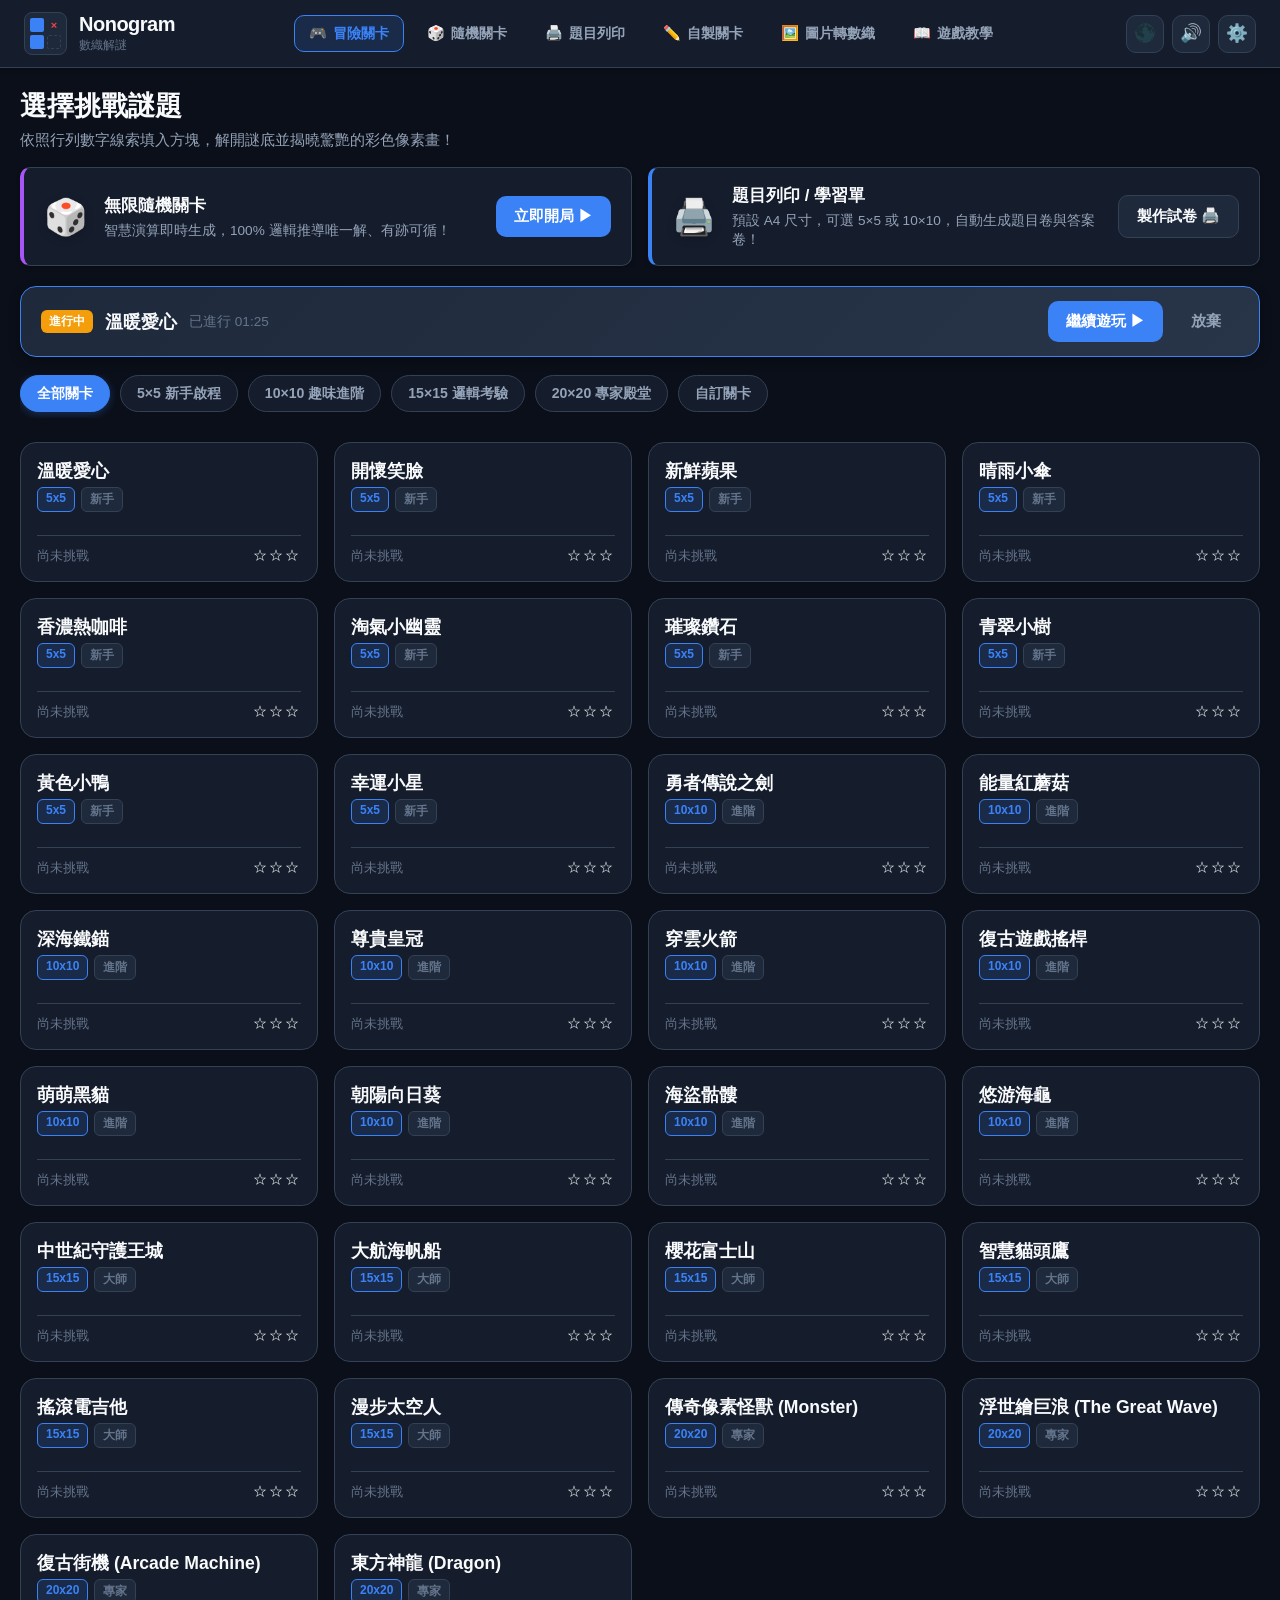
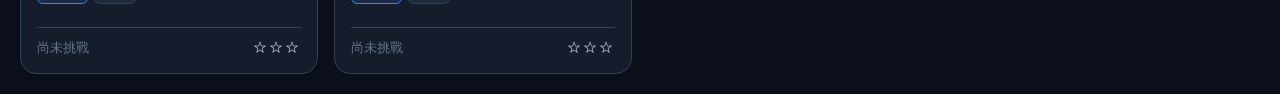
<file: nonogram/index.html>
<!DOCTYPE html>
<html lang="zh-TW">
<head>
    <meta charset="UTF-8">
    <meta name="viewport" content="width=device-width, initial-scale=1.0, maximum-scale=1.0, user-scalable=no">
    <title>Nonogram 數織解謎 - 邏輯像素拼圖</title>
    <link rel="stylesheet" href="css/style.css">
    <!-- Favicon icon as SVG data URI -->
    <link rel="icon" href="data:image/svg+xml,<svg xmlns='http://www.w3.org/2000/svg' viewBox='0 0 100 100'><rect width='100' height='100' rx='20' fill='%233b82f6'/><rect x='20' y='20' width='25' height='25' rx='5' fill='%23ffffff'/><rect x='55' y='20' width='25' height='25' rx='5' fill='%23ffffff'/><rect x='20' y='55' width='25' height='25' rx='5' fill='%23ffffff'/><line x1='55' y1='55' x2='80' y2='80' stroke='%23ef4444' stroke-width='8' stroke-linecap='round'/><line x1='80' y1='55' x2='55' y2='80' stroke='%23ef4444' stroke-width='8' stroke-linecap='round'/></svg>">
</head>
<body data-theme="dark" oncontextmenu="return false;">
    <!-- Confetti Canvas for Victory Celebration -->
    <canvas id="confetti-canvas"></canvas>

    <div id="app-container">
        <!-- Main Header Navigation -->
        <header id="main-header">
            <div class="header-left">
                <div class="app-logo" id="btn-logo-home" title="返回首頁">
                    <div class="logo-icon">
                        <span class="logo-box fill"></span>
                        <span class="logo-box cross">×</span>
                        <span class="logo-box fill"></span>
                        <span class="logo-box empty"></span>
                    </div>
                    <div class="logo-text">
                        <h1>Nonogram</h1>
                        <span class="subtitle">數織解謎</span>
                    </div>
                </div>
            </div>

            <nav class="header-nav">
                <button class="nav-btn active" data-screen="levels">
                    <span class="nav-icon">🎮</span>
                    <span class="nav-text">冒險關卡</span>
                </button>
                <button class="nav-btn" id="btn-open-random">
                    <span class="nav-icon">🎲</span>
                    <span class="nav-text">隨機關卡</span>
                </button>
                <button class="nav-btn" id="btn-open-print">
                    <span class="nav-icon">🖨️</span>
                    <span class="nav-text">題目列印</span>
                </button>
                <button class="nav-btn" data-screen="editor">
                    <span class="nav-icon">✏️</span>
                    <span class="nav-text">自製關卡</span>
                </button>
                <button class="nav-btn" data-screen="converter">
                    <span class="nav-icon">🖼️</span>
                    <span class="nav-text">圖片轉數織</span>
                </button>
                <button class="nav-btn" id="btn-open-tutorial">
                    <span class="nav-icon">📖</span>
                    <span class="nav-text">遊戲教學</span>
                </button>
            </nav>

            <div class="header-right">
                <div class="theme-select-wrapper">
                    <button class="icon-btn" id="btn-theme-toggle" title="切換主題風格">
                        <span id="theme-icon">🎨</span>
                    </button>
                </div>
                <button class="icon-btn" id="btn-sound-toggle" title="音效開關">
                    <span id="sound-icon">🔊</span>
                </button>
                <button class="icon-btn" id="btn-settings" title="遊戲設定">
                    <span>⚙️</span>
                </button>
            </div>
        </header>

        <!-- Main Screen Viewport -->
        <main id="main-content">
            <!-- ========================================== -->
            <!-- Screen 1: Level Selection Screen -->
            <!-- ========================================== -->
            <section id="screen-levels" class="screen-panel active">
                <div class="screen-header">
                    <div class="banner-welcome">
                        <h2>選擇挑戰謎題</h2>
                        <p>依照行列數字線索填入方塊，解開謎底並揭曉驚艷的彩色像素畫！</p>
                    </div>

                    <!-- Quick Mode Launcher Banners -->
                    <div class="quick-action-banners">
                        <div class="action-card random-card" id="card-random-challenge">
                            <div class="card-icon">🎲</div>
                            <div class="card-info">
                                <h3>無限隨機關卡</h3>
                                <p>智慧演算即時生成，100% 邏輯推導唯一解、有跡可循！</p>
                            </div>
                            <button class="btn btn-primary btn-sm" id="btn-quick-random">立即開局 ▶</button>
                        </div>
                        <div class="action-card print-card" id="card-print-worksheet">
                            <div class="card-icon">🖨️</div>
                            <div class="card-info">
                                <h3>題目列印 / 學習單</h3>
                                <p>預設 A4 尺寸，可選 5×5 或 10×10，自動生成題目卷與答案卷！</p>
                            </div>
                            <button class="btn btn-secondary btn-sm" id="btn-quick-print">製作試卷 🖨️</button>
                        </div>
                    </div>

                    <!-- Active Game Resume Banner (shown if active game exists) -->
                    <div id="resume-banner" class="resume-banner hidden">
                        <div class="resume-info">
                            <span class="resume-badge">進行中</span>
                            <span id="resume-title" class="resume-title">溫暖愛心</span>
                            <span id="resume-time" class="resume-meta">已進行 01:25</span>
                        </div>
                        <div class="resume-actions">
                            <button id="btn-resume-game" class="btn btn-primary">繼續遊玩 ▶</button>
                            <button id="btn-discard-game" class="btn btn-ghost" title="放棄此盤進度">放棄</button>
                        </div>
                    </div>

                    <!-- Filter Tabs -->
                    <div class="filter-tabs">
                        <button class="filter-btn active" data-category="all">全部關卡</button>
                        <button class="filter-btn" data-category="5x5">5×5 新手啟程</button>
                        <button class="filter-btn" data-category="10x10">10×10 趣味進階</button>
                        <button class="filter-btn" data-category="15x15">15×15 邏輯考驗</button>
                        <button class="filter-btn" data-category="20x20">20×20 專家殿堂</button>
                        <button class="filter-btn" data-category="custom">自訂關卡</button>
                    </div>
                </div>

                <!-- Level Cards Grid -->
                <div id="level-cards-container" class="level-cards-grid">
                    <!-- Populated dynamically by app.js -->
                </div>
            </section>

            <!-- ========================================== -->
            <!-- Screen 2: Game Board Play Screen -->
            <!-- ========================================== -->
            <section id="screen-game" class="screen-panel">
                <!-- Top In-Game Status Bar -->
                <div class="game-topbar">
                    <div class="topbar-left">
                        <button id="btn-back-to-levels" class="btn btn-secondary btn-icon-text">
                            <span>←</span>
                            <span>返回選單</span>
                        </button>
                        <div class="game-title-group">
                            <h3 id="current-puzzle-title">溫暖愛心</h3>
                            <span id="current-puzzle-badge" class="badge">5x5 新手</span>
                        </div>
                    </div>

                    <div class="topbar-center">
                        <div class="stat-pill" title="通關時間">
                            <span class="stat-icon">⏱️</span>
                            <span id="game-timer" class="stat-value">00:00</span>
                        </div>
                        <div class="stat-pill" id="mistakes-container" title="失誤次數">
                            <span class="stat-icon" id="mistake-icon">❤️</span>
                            <span id="game-mistakes" class="stat-value">0</span>
                        </div>
                        <div class="stat-pill" title="填色進度">
                            <span class="stat-icon">🎯</span>
                            <span id="game-progress" class="stat-value">0%</span>
                        </div>
                    </div>

                    <div class="topbar-right">
                        <button id="btn-undo" class="btn btn-icon" title="復原 (Ctrl+Z)" disabled>
                            <span>↩️</span>
                        </button>
                        <button id="btn-redo" class="btn btn-icon" title="重做 (Ctrl+Y)" disabled>
                            <span>↪️</span>
                        </button>
                        <button id="btn-hint" class="btn btn-warning btn-icon-text" title="獲取邏輯提示 (H)">
                            <span>💡</span>
                            <span>邏輯提示</span>
                        </button>
                        <button id="btn-restart" class="btn btn-ghost btn-icon" title="重新開始此關">
                            <span>🔄</span>
                        </button>
                    </div>
                </div>

                <!-- Hint Explanation Toast Message -->
                <div id="hint-toast" class="hint-toast hidden">
                    <div class="hint-content">
                        <span class="hint-icon">💡</span>
                        <span id="hint-text">線索提示內容</span>
                    </div>
                    <button id="btn-close-hint" class="toast-close">×</button>
                </div>

                <!-- Board Canvas / Grid Scroll Container -->
                <div class="board-viewport" id="board-viewport">
                    <div class="board-wrapper" id="board-wrapper">
                        <!-- Upper left corner spacer -->
                        <div class="clue-corner" id="clue-corner"></div>

                        <!-- Top Column Clues -->
                        <div class="col-clues-container" id="col-clues"></div>

                        <!-- Left Row Clues -->
                        <div class="row-clues-container" id="row-clues"></div>

                        <!-- Interactive Board Cells Grid -->
                        <div class="nonogram-grid" id="nonogram-grid"></div>
                    </div>
                </div>

                <!-- Bottom Floating Controls (Desktop & Mobile Friendly) -->
                <div class="game-bottom-toolbar">
                    <div class="tool-mode-group">
                        <button class="tool-btn active" data-tool="fill" id="tool-fill">
                            <span class="tool-icon">✏️</span>
                            <span class="tool-label">填色 (左鍵)</span>
                            <span class="tool-hotkey">Z / 空白</span>
                        </button>
                        <button class="tool-btn" data-tool="cross" id="tool-cross">
                            <span class="tool-icon">❌</span>
                            <span class="tool-label">打叉 (右鍵)</span>
                            <span class="tool-hotkey">X</span>
                        </button>
                        <button class="tool-btn" data-tool="question" id="tool-question">
                            <span class="tool-icon">❓</span>
                            <span class="tool-label">疑問標記</span>
                            <span class="tool-hotkey">C</span>
                        </button>
                        <button class="tool-btn" data-tool="erase" id="tool-erase">
                            <span class="tool-icon">🧹</span>
                            <span class="tool-label">橡皮擦</span>
                            <span class="tool-hotkey">E / 刪除</span>
                        </button>
                    </div>

                    <div class="zoom-controls">
                        <button class="icon-btn-small" id="btn-zoom-out" title="縮小 (Zoom Out)">-</button>
                        <span id="zoom-level">100%</span>
                        <button class="icon-btn-small" id="btn-zoom-in" title="放大 (Zoom In)">+</button>
                        <button class="icon-btn-small" id="btn-zoom-reset" title="適應螢幕大小">⛶</button>
                    </div>
                </div>
            </section>

            <!-- ========================================== -->
            <!-- Screen 3: Level Editor / Creator -->
            <!-- ========================================== -->
            <section id="screen-editor" class="screen-panel">
                <div class="editor-container">
                    <div class="editor-header">
                        <div class="editor-title-box">
                            <h2>自製數織關卡</h2>
                            <p>點擊格子繪製像素圖案，系統會即時計算行列線索並驗證唯一解！</p>
                        </div>

                        <div class="editor-meta-inputs">
                            <div class="input-field">
                                <label for="editor-puzzle-name">關卡名稱：</label>
                                <input type="text" id="editor-puzzle-name" placeholder="例如：我的原創飛船" value="我的原創謎題">
                            </div>

                            <div class="input-field">
                                <label for="editor-size-select">棋盤大小：</label>
                                <select id="editor-size-select">
                                    <option value="5">5 × 5 (新手)</option>
                                    <option value="10" selected>10 × 10 (進階)</option>
                                    <option value="15">15 × 15 (大師)</option>
                                    <option value="20">20 × 20 (專家)</option>
                                </select>
                            </div>
                        </div>
                    </div>

                    <div class="editor-main-area">
                        <!-- Left Palette & Actions Toolbar -->
                        <div class="editor-sidebar">
                            <div class="palette-box">
                                <label>通關彩色揭曉色彩：</label>
                                <div class="color-palette" id="editor-color-palette">
                                    <button class="palette-color active" style="background: #3b82f6;" data-color="#3b82f6"></button>
                                    <button class="palette-color" style="background: #ef4444;" data-color="#ef4444"></button>
                                    <button class="palette-color" style="background: #10b981;" data-color="#10b981"></button>
                                    <button class="palette-color" style="background: #f59e0b;" data-color="#f59e0b"></button>
                                    <button class="palette-color" style="background: #8b5cf6;" data-color="#8b5cf6"></button>
                                    <button class="palette-color" style="background: #ec4899;" data-color="#ec4899"></button>
                                    <button class="palette-color" style="background: #14b8a6;" data-color="#14b8a6"></button>
                                    <button class="palette-color" style="background: #f97316;" data-color="#f97316"></button>
                                    <button class="palette-color" style="background: #64748b;" data-color="#64748b"></button>
                                    <button class="palette-color" style="background: #1e293b;" data-color="#1e293b"></button>
                                </div>
                                <div class="custom-color-picker">
                                    <input type="color" id="editor-custom-color" value="#3b82f6">
                                    <span>自訂色彩</span>
                                </div>
                            </div>

                            <div class="editor-actions-list">
                                <button id="btn-editor-invert" class="btn btn-secondary btn-full">反轉黑白</button>
                                <button id="btn-editor-clear" class="btn btn-secondary btn-full">清空畫布</button>
                                <button id="btn-editor-verify" class="btn btn-primary btn-full">
                                    <span>🔍 唯一解驗證</span>
                                </button>
                                <div id="editor-verify-result" class="verify-badge hidden"></div>
                            </div>

                            <div class="editor-save-group">
                                <button id="btn-editor-playtest" class="btn btn-success btn-full">▶ 立即測試遊玩</button>
                                <button id="btn-editor-save" class="btn btn-primary btn-full">💾 儲存至自訂關卡庫</button>
                                <button id="btn-editor-export" class="btn btn-ghost btn-full">📋 匯出分享代碼</button>
                                <button id="btn-editor-import" class="btn btn-ghost btn-full">📥 匯入代碼</button>
                            </div>
                        </div>

                        <!-- Right Interactive Editor Board -->
                        <div class="editor-board-wrapper">
                            <div class="editor-board-scroll">
                                <div id="editor-board-grid-wrapper" class="board-wrapper">
                                    <div class="clue-corner"></div>
                                    <div class="col-clues-container" id="editor-col-clues"></div>
                                    <div class="row-clues-container" id="editor-row-clues"></div>
                                    <div class="nonogram-grid" id="editor-grid"></div>
                                </div>
                            </div>
                        </div>
                    </div>
                </div>
            </section>

            <!-- ========================================== -->
            <!-- Screen 4: Image to Nonogram Converter -->
            <!-- ========================================== -->
            <section id="screen-converter" class="screen-panel">
                <div class="converter-container">
                    <div class="converter-header">
                        <h2>圖片轉數織 (Image to Nonogram)</h2>
                        <p>上傳照片、Logo 或像素圖，自訂閥值與網點演算法，立即生成數織關卡！</p>
                    </div>

                    <div class="converter-content">
                        <!-- Left Controls and Upload Area -->
                        <div class="converter-controls">
                            <!-- Dropzone -->
                            <div class="dropzone" id="image-dropzone">
                                <input type="file" id="image-file-input" accept="image/*" class="dropzone-input">
                                <div class="dropzone-prompt">
                                    <span class="dropzone-icon">📁</span>
                                    <p>拖曳圖片至此處，或<strong>點擊選擇圖片</strong></p>
                                    <span class="dropzone-sub">支援 PNG、JPG、WEBP、SVG</span>
                                </div>
                            </div>

                            <!-- Parameters Adjustments -->
                            <div class="control-group">
                                <label for="converter-size">網格尺寸：</label>
                                <select id="converter-size">
                                    <option value="5">5 × 5</option>
                                    <option value="10" selected>10 × 10</option>
                                    <option value="15">15 × 15</option>
                                    <option value="20">20 × 20</option>
                                </select>
                            </div>

                            <div class="control-group">
                                <div class="label-with-value">
                                    <label for="converter-threshold">黑白閥值 (Threshold)：</label>
                                    <span id="threshold-val">128</span>
                                </div>
                                <input type="range" id="converter-threshold" min="0" max="255" value="128">
                            </div>

                            <div class="control-group">
                                <div class="label-with-value">
                                    <label for="converter-contrast">對比度增益 (Contrast)：</label>
                                    <span id="contrast-val">0</span>
                                </div>
                                <input type="range" id="converter-contrast" min="-100" max="100" value="0">
                            </div>

                            <div class="control-checkboxes">
                                <label class="checkbox-label">
                                    <input type="checkbox" id="converter-dither">
                                    <span>啟用 Floyd-Steinberg 誤差擴散網點 (適合照片)</span>
                                </label>
                                <label class="checkbox-label">
                                    <input type="checkbox" id="converter-invert">
                                    <span>色彩反轉 (黑白反轉)</span>
                                </label>
                            </div>

                            <div class="control-actions">
                                <button id="btn-converter-play" class="btn btn-success btn-full" disabled>
                                    ▶ 轉為謎題並立即遊玩
                                </button>
                                <button id="btn-converter-save" class="btn btn-primary btn-full" disabled>
                                    💾 保存至自訂關卡庫
                                </button>
                            </div>
                        </div>

                        <!-- Right Preview Area -->
                        <div class="converter-preview-area">
                            <div class="preview-box">
                                <h4>原始圖片預覽</h4>
                                <div class="preview-canvas-wrapper" id="original-preview-wrapper">
                                    <div class="preview-placeholder">請先上傳圖片</div>
                                </div>
                            </div>

                            <div class="preview-box">
                                <h4>數織點陣效果預覽</h4>
                                <div class="preview-canvas-wrapper" id="converter-pixel-preview">
                                    <div class="preview-placeholder">調整參數以預覽</div>
                                </div>
                                <div id="converter-solvability-info" class="solvability-tag hidden"></div>
                            </div>
                        </div>
                    </div>
                </div>
            </section>
        </main>

        <!-- ========================================== -->
        <!-- Modal: Victory Celebration -->
        <!-- ========================================== -->
        <div id="modal-victory" class="modal-overlay hidden">
            <div class="modal-card victory-card">
                <div class="victory-header">
                    <span class="victory-trophy">🏆</span>
                    <h2>恭喜通關！</h2>
                    <p id="victory-level-title" class="victory-puzzle-name">溫暖愛心</p>
                </div>

                <!-- Full Color Revealed Pixel Artwork -->
                <div class="pixel-art-reveal-container">
                    <div id="victory-art-canvas" class="victory-art-grid">
                        <!-- Populated with colorful pixels -->
                    </div>
                </div>

                <!-- Score & Stats Breakdown -->
                <div class="victory-stats">
                    <div class="stat-item">
                        <span class="stat-label">通關耗時</span>
                        <span id="victory-time" class="stat-val">01:42</span>
                    </div>
                    <div class="stat-item">
                        <span class="stat-label">評級</span>
                        <span id="victory-stars" class="stat-val stars-val">⭐⭐⭐</span>
                    </div>
                    <div class="stat-item">
                        <span class="stat-label">失誤次數</span>
                        <span id="victory-mistakes" class="stat-val">0</span>
                    </div>
                </div>

                <div class="victory-actions">
                    <button id="btn-next-level" class="btn btn-primary btn-lg">下一關卡 ▶</button>
                    <button id="btn-replay-level" class="btn btn-secondary">再玩一次</button>
                    <button id="btn-victory-back" class="btn btn-ghost">返回關卡選單</button>
                </div>
            </div>
        </div>

        <!-- ========================================== -->
        <!-- Modal: Tutorial & Rules -->
        <!-- ========================================== -->
        <div id="modal-tutorial" class="modal-overlay hidden">
            <div class="modal-card modal-lg">
                <div class="modal-header">
                    <h3>📖 Nonogram 數織新手指南與解謎密技</h3>
                    <button class="modal-close" id="btn-close-tutorial">×</button>
                </div>
                <div class="modal-body tutorial-body">
                    <div class="tutorial-section">
                        <h4>1. 什麼是數織 (Nonogram)？</h4>
                        <p>數織（又稱 Picross 或邏輯方塊）是一種依據數字線索推導圖案的邏輯解謎遊戲。在方格棋盤的每一行（上方）與每一列（左側），都標示著一組連續填色方塊長度的數字。</p>
                        <div class="tutorial-tip">
                            例如：數字 <strong>[3 2]</strong> 代表該行列中有一段長度為 3 的方塊、以及一段長度為 2 的方塊，且兩段之間<strong>至少相隔 1 個空白格（叉叉）</strong>。
                        </div>
                    </div>

                    <div class="tutorial-section">
                        <h4>2. 核心密技一：重疊推導法 (Overlapping)</h4>
                        <p>當某個數字較大時，無論這段方塊從最左端開始排、還是從最右端開始排，中間重疊的區域<strong>必定要填色</strong>！</p>
                        <div class="tutorial-diagram">
                            <div class="diag-row">
                                <span class="diag-label">線索 4 (在 5 格中) 最左：</span>
                                <div class="diag-cells">
                                    <span class="cell fill">■</span>
                                    <span class="cell fill">■</span>
                                    <span class="cell fill">■</span>
                                    <span class="cell fill">■</span>
                                    <span class="cell cross">×</span>
                                </div>
                            </div>
                            <div class="diag-row">
                                <span class="diag-label">線索 4 最右：</span>
                                <div class="diag-cells">
                                    <span class="cell cross">×</span>
                                    <span class="cell fill">■</span>
                                    <span class="cell fill">■</span>
                                    <span class="cell fill">■</span>
                                    <span class="cell fill">■</span>
                                </div>
                            </div>
                            <div class="diag-row highlight">
                                <span class="diag-label">➜ 必定填色（取交集）：</span>
                                <div class="diag-cells">
                                    <span class="cell empty"></span>
                                    <span class="cell fill-certain">■</span>
                                    <span class="cell fill-certain">■</span>
                                    <span class="cell fill-certain">■</span>
                                    <span class="cell empty"></span>
                                </div>
                            </div>
                        </div>
                    </div>

                    <div class="tutorial-section">
                        <h4>3. 核心密技二：邊緣延伸與死角打叉</h4>
                        <p>當邊緣緊鄰的方塊確定後，若線索為 3，則必定向內延伸 3 格；填滿後其外側的一格必定為叉叉！如果某個狹小空間已經容納不下剩餘線索最小長度的方塊，該空間即可直接全部標記打叉（❌）。</p>
                    </div>

                    <div class="tutorial-section">
                        <h4>4. 操作捷徑與鍵盤操作</h4>
                        <table class="shortcuts-table">
                            <tr><th>操作動作</th><th>滑鼠操作</th><th>鍵盤快速鍵</th></tr>
                            <tr><td>填滿格子 (■)</td><td>滑鼠左鍵點擊 / 拖曳</td><td><kbd>Space</kbd> 或 <kbd>Z</kbd></td></tr>
                            <tr><td>標記叉叉 (❌)</td><td>滑鼠右鍵點擊 / 拖曳</td><td><kbd>X</kbd></td></tr>
                            <tr><td>標記疑問 (?)</td><td>切換疑問工具</td><td><kbd>C</kbd></td></tr>
                            <tr><td>移動游標</td><td>滑鼠懸停</td><td><kbd>W</kbd> <kbd>A</kbd> <kbd>S</kbd> <kbd>D</kbd> / 方向鍵</td></tr>
                            <tr><td>復原 / 重做</td><td>點擊頂部箭頭</td><td><kbd>Ctrl + Z</kbd> / <kbd>Ctrl + Y</kbd></td></tr>
                            <tr><td>邏輯提示</td><td>點擊頂部提示鈕</td><td><kbd>H</kbd></td></tr>
                        </table>
                    </div>
                </div>
                <div class="modal-footer">
                    <button class="btn btn-primary" id="btn-got-it">我懂了，開始挑戰！</button>
                </div>
            </div>
        </div>

        <!-- ========================================== -->
        <!-- Modal: Settings -->
        <!-- ========================================== -->
        <div id="modal-settings" class="modal-overlay hidden">
            <div class="modal-card">
                <div class="modal-header">
                    <h3>⚙️ 遊戲偏好設定</h3>
                    <button class="modal-close" id="btn-close-settings">×</button>
                </div>
                <div class="modal-body">
                    <div class="setting-item">
                        <div class="setting-info">
                            <span class="setting-title">主題視覺風格</span>
                            <span class="setting-desc">選擇您喜愛的色彩風格</span>
                        </div>
                        <select id="setting-theme">
                            <option value="dark">🌑 潮流深色 (Dark)</option>
                            <option value="light">☀️ 簡約淺色 (Light)</option>
                            <option value="retro">👾 經典 Game Boy 復古綠</option>
                            <option value="cyber">⚡ 賽博霓虹 (Cyberpunk)</option>
                        </select>
                    </div>

                    <div class="setting-item">
                        <div class="setting-info">
                            <span class="setting-title">遊戲音效</span>
                            <span class="setting-desc">開啟點擊、填色與通關音效</span>
                        </div>
                        <label class="switch">
                            <input type="checkbox" id="setting-sound" checked>
                            <span class="slider"></span>
                        </label>
                    </div>

                    <div class="setting-item">
                        <div class="setting-info">
                            <span class="setting-title">音效音量</span>
                            <span class="setting-desc" id="setting-volume-desc">調節遊戲音效大小 (60%)</span>
                        </div>
                        <div style="width: 130px; display: flex; align-items: center; gap: 8px;">
                            <input type="range" id="setting-volume" min="0" max="100" value="60" style="width: 100%; cursor: pointer;">
                        </div>
                    </div>

                    <div class="setting-item">
                        <div class="setting-info">
                            <span class="setting-title">行列完成自動打叉</span>
                            <span class="setting-desc">當某行列方塊滿足時自動將剩餘空格補叉</span>
                        </div>
                        <label class="switch">
                            <input type="checkbox" id="setting-auto-cross" checked>
                            <span class="slider"></span>
                        </label>
                    </div>

                    <div class="setting-item">
                        <div class="setting-info">
                            <span class="setting-title">拖曳方向智慧鎖定</span>
                            <span class="setting-desc">滑鼠/觸控拖曳時鎖定橫向或縱向，防止誤觸</span>
                        </div>
                        <label class="switch">
                            <input type="checkbox" id="setting-direction-lock" checked>
                            <span class="slider"></span>
                        </label>
                    </div>

                    <div class="setting-item">
                        <div class="setting-info">
                            <span class="setting-title">十字準心高亮</span>
                            <span class="setting-desc">游標所在之行與列自動高亮</span>
                        </div>
                        <label class="switch">
                            <input type="checkbox" id="setting-highlight-cross" checked>
                            <span class="slider"></span>
                        </label>
                    </div>

                    <div class="setting-item">
                        <div class="setting-info">
                            <span class="setting-title">嚴格挑戰模式 (3 顆心心)</span>
                            <span class="setting-desc">填錯時立即扣血，3 次失誤則失敗</span>
                        </div>
                        <label class="switch">
                            <input type="checkbox" id="setting-strict-mode">
                            <span class="slider"></span>
                        </label>
                    </div>

                    <div class="setting-danger-zone">
                        <button id="btn-clear-all-data" class="btn btn-danger btn-full">
                            ⚠️ 清除所有通關紀錄與自訂關卡
                        </button>
                    </div>
                </div>
            </div>
        </div>

        <!-- ========================================== -->
        <!-- Modal: Share / Import Code -->
        <!-- ========================================== -->
        <div id="modal-share" class="modal-overlay hidden">
            <div class="modal-card">
                <div class="modal-header">
                    <h3 id="share-modal-title">關卡分享碼</h3>
                    <button class="modal-close" id="btn-close-share">×</button>
                </div>
                <div class="modal-body">
                    <p id="share-modal-desc">複製下方代碼分享給好友，或在下方貼上代碼匯入關卡：</p>
                    <textarea id="share-code-textarea" rows="5" class="code-textarea" placeholder="貼上關卡代碼..."></textarea>
                    <div id="share-modal-status" class="status-msg hidden"></div>
                </div>
                <div class="modal-footer">
                    <button id="btn-copy-code" class="btn btn-secondary">複製到剪貼簿</button>
                    <button id="btn-confirm-import" class="btn btn-primary">匯入關卡</button>
                </div>
            </div>
        </div>

        <!-- ========================================== -->
        <!-- Modal: Random Level Generator -->
        <!-- ========================================== -->
        <div id="modal-random-level" class="modal-overlay hidden">
            <div class="modal-card">
                <div class="modal-header">
                    <h3>🎲 隨機生成關卡</h3>
                    <button class="modal-close" id="btn-close-random">×</button>
                </div>
                <div class="modal-body">
                    <p class="modal-intro">智慧演算法即時演算，保證<strong>100% 邏輯有跡可循</strong>，純靠行列交叉推導即可破關，絕無需賭運氣或猜測的盲點！</p>
                    
                    <div class="form-group">
                        <label class="form-label">選擇謎題尺寸：</label>
                        <div class="segmented-control" id="random-size-select">
                            <button type="button" class="segment-btn active" data-size="5">5 × 5 (入門新手)</button>
                            <button type="button" class="segment-btn" data-size="10">10 × 10 (趣味進階)</button>
                            <button type="button" class="segment-btn" data-size="15">15 × 15 (邏輯高手)</button>
                        </div>
                    </div>

                    <div class="random-badge-tip">
                        <span>✨ 特色保證：每個題目皆自動演算線索唯一解，通關後揭曉驚喜像素畫！</span>
                    </div>
                </div>
                <div class="modal-footer">
                    <button type="button" class="btn btn-secondary" id="btn-cancel-random">取消</button>
                    <button type="button" class="btn btn-primary" id="btn-start-random-game">🚀 產生並開始遊玩</button>
                </div>
            </div>
        </div>

        <!-- ========================================== -->
        <!-- Modal: Print / Worksheet Generator -->
        <!-- ========================================== -->
        <div id="modal-print" class="modal-overlay hidden">
            <div class="modal-card modal-large print-modal-card">
                <div class="modal-header">
                    <div class="modal-header-titles">
                        <h3>🖨️ 數織學習單 / 試卷列印生成器</h3>
                        <span class="modal-header-sub">標準 A4 尺寸・題目卷與答案卷・支援 5×5 與 10×10 題目</span>
                    </div>
                    <button class="modal-close" id="btn-close-print">×</button>
                </div>
                <div class="modal-body print-modal-body">
                    <!-- Left Toolbar Panel -->
                    <div class="print-controls-panel">
                        <div class="print-setting-block">
                            <label class="print-block-label">1. 題目網格尺寸</label>
                            <div class="print-size-selector">
                                <button type="button" class="print-size-btn active" data-size="5">
                                    <span class="size-title">5 × 5</span>
                                    <span class="size-sub">適合初學、兒童與休閒</span>
                                </button>
                                <button type="button" class="print-size-btn" data-size="10">
                                    <span class="size-title">10 × 10</span>
                                    <span class="size-sub">標準進階挑戰</span>
                                </button>
                            </div>
                        </div>

                        <div class="print-setting-block">
                            <label class="print-block-label">2. 列印題數 (份數)</label>
                            <div class="print-count-chips">
                                <button type="button" class="print-count-chip" data-count="1">1 題</button>
                                <button type="button" class="print-count-chip" data-count="2">2 題</button>
                                <button type="button" class="print-count-chip active" data-count="4">4 題</button>
                                <button type="button" class="print-count-chip" data-count="6">6 題</button>
                                <button type="button" class="print-count-chip" data-count="8">8 題</button>
                                <button type="button" class="print-count-chip" data-count="9">9 題</button>
                                <button type="button" class="print-count-chip" data-count="12">12 題</button>
                                <button type="button" class="print-count-chip" data-count="16">16 題</button>
                            </div>
                            <div class="print-count-custom-row">
                                <span>自訂題數：</span>
                                <div class="stepper-input">
                                    <button type="button" id="btn-print-count-minus" class="step-btn">-</button>
                                    <input type="number" id="print-count-input" min="1" max="16" value="4">
                                    <button type="button" id="btn-print-count-plus" class="step-btn">+</button>
                                </div>
                                <span class="stepper-hint">(最多 16 題，頁首精簡最大化題數)</span>
                            </div>
                        </div>

                        <div class="print-setting-block">
                            <label class="print-block-label">3. 題目來源</label>
                            <div class="print-radio-group">
                                <label class="print-radio-label">
                                    <input type="radio" name="print-source" value="random" checked>
                                    <span>🎲 隨機全新生成 (100% 邏輯有跡可循唯一解)</span>
                                </label>
                                <label class="print-radio-label">
                                    <input type="radio" name="print-source" value="builtin">
                                    <span>📚 精選冒險題庫 (收錄經典造型像素畫)</span>
                                </label>
                            </div>
                        </div>

                        <div class="print-setting-block">
                            <label class="print-block-label">4. 列印項目勾選</label>
                            <div class="print-checkbox-group">
                                <label class="print-check-label">
                                    <input type="checkbox" id="print-chk-questions" checked>
                                    <span>📄 題目卷（含作答網格、姓名與評分欄）</span>
                                </label>
                                <label class="print-check-label">
                                    <input type="checkbox" id="print-chk-answers" checked>
                                    <span>🔑 答案卷（<b>包含題目數字線索</b>與解答對照）</span>
                                </label>
                            </div>
                        </div>

                        <div class="print-actions-block">
                            <button type="button" class="btn btn-secondary btn-full" id="btn-regenerate-print">
                                🔄 重新換一批題目
                            </button>
                            <button type="button" class="btn btn-primary btn-full btn-lg" id="btn-do-print">
                                🖨️ 開始列印 / 另存為 PDF (A4)
                            </button>
                            <div class="print-tip-note">
                                💡 列印紙張尺寸預設為 <b>A4</b>，系統已自動調整版面格線防切，列印設定請確認選擇「A4」與「直向」。
                            </div>
                        </div>
                    </div>

                    <!-- Right Live Sheet Preview Area -->
                    <div class="print-preview-panel">
                        <div class="preview-panel-header">
                            <div class="preview-tabs">
                                <button type="button" class="preview-tab-btn active" data-tab="all">全部預覽</button>
                                <button type="button" class="preview-tab-btn" data-tab="questions">📄 題目卷預覽</button>
                                <button type="button" class="preview-tab-btn" data-tab="answers">🔑 答案卷預覽</button>
                            </div>
                            <span class="preview-badge">A4 即時排版預覽</span>
                        </div>
                        <div class="preview-scroll-viewport">
                            <div id="print-preview-loading" class="print-preview-loading hidden">
                                <div class="spinner"></div>
                                <span>正在為您生成邏輯有跡可循的數織試卷...</span>
                            </div>
                            <div id="print-preview-sheets" class="print-preview-sheets">
                                <!-- Rendered dynamically by printer.js -->
                            </div>
                        </div>
                    </div>
                </div>
            </div>
        </div>
    </div>

    <!-- Dedicated Container for Browser @media print -->
    <div id="printable-area" class="printable-area"></div>

    <!-- Scripts (Zero external dependencies) -->
    <script src="js/audio.js"></script>
    <script src="js/levels.js"></script>
    <script src="js/solver.js"></script>
    <script src="js/board.js"></script>
    <script src="js/storage.js"></script>
    <script src="js/generator.js"></script>
    <script src="js/printer.js"></script>
    <script src="js/image-converter.js"></script>
    <script src="js/editor.js"></script>
    <script src="js/app.js"></script>
</body>
</html>
</file>
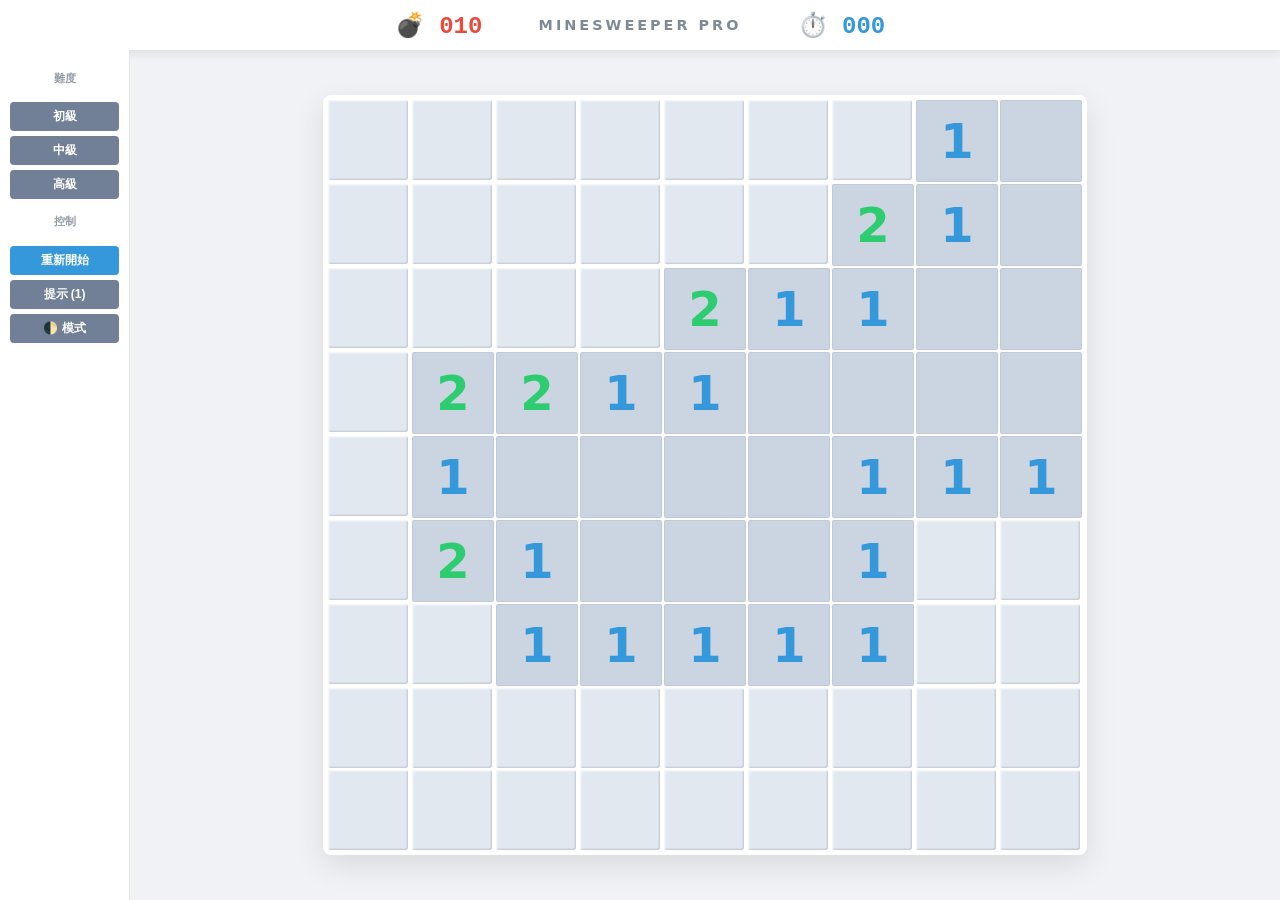
<file: 踩地雷/minesweeper.html>
<!DOCTYPE html>
<html lang="zh-Hant-TW">
<head>
    <meta charset="UTF-8">
    <meta name="viewport" content="width=device-width, initial-scale=1.0">
    <title>Minesweeper Ultimate - Teacher Fu-hong</title>
    <style>
        :root {
            --bg-body: #f0f2f5; --bg-card: #ffffff; --text-main: #2c3e50;
            --cell-bg: #e2e8f0; --cell-rev: #cbd5e1; --primary: #3498db;
            --accent: #e74c3c; --shadow: rgba(0,0,0,0.1);
            --hint-color: #2ecc71;
            --cell-size: 40px; 
        }
        [data-theme="dark"] {
            --bg-body: #1a202c; --bg-card: #2d3748; --text-main: #edf2f7;
            --cell-bg: #4a5568; --cell-rev: #2d3748; --primary: #63b3ed;
        }

        /* 1. 徹底禁用右鍵選單與文字選取 */
        * { user-select: none; -webkit-user-select: none; outline: none; -webkit-tap-highlight-color: transparent; }
        html, body { height: 100%; margin: 0; overflow: hidden; font-family: 'Segoe UI', system-ui, sans-serif; background: var(--bg-body); color: var(--text-main); transition: 0.3s; }
        
        /* 2. 佈局優化：頂部狀態列 */
        header {
            display: flex; justify-content: center; align-items: center; gap: 50px; height: 50px; 
            background: var(--bg-card); box-shadow: 0 2px 10px var(--shadow); z-index: 1000;
        }
        .header-stat { font-family: 'Courier New', monospace; font-weight: bold; font-size: 1.5rem; min-width: 100px; text-align: center; }

        .main-layout { display: flex; height: calc(100vh - 50px); width: 100vw; }

        /* 3. 側邊欄：縮小按鈕 */
        .sidebar-left {
            width: 130px; background: var(--bg-card); border-right: 1px solid var(--shadow);
            padding: 10px; display: flex; flex-direction: column; gap: 5px; box-sizing: border-box;
        }
        .btn { border: none; padding: 6px; border-radius: 4px; font-weight: bold; cursor: pointer; font-size: 0.75rem; transition: 0.2s; width: 100%; }
        .btn-primary { background: var(--primary); color: white; }
        .btn-theme { background: #718096; color: white; }
        .btn:disabled { opacity: 0.3; cursor: not-allowed; }

        .board-container { flex: 1; display: flex; align-items: center; justify-content: center; padding: 15px; position: relative; }
        .mine-board { display: grid; gap: 2px; background: var(--bg-card); padding: 5px; border-radius: 8px; box-shadow: 0 10px 30px var(--shadow); }
        
        /* 4. 格子：物理感動畫 (凹陷、凸起、彈出) */
        .cell {
            width: var(--cell-size); height: var(--cell-size);
            background-color: var(--cell-bg); border-radius: 2px;
            display: flex; align-items: center; justify-content: center;
            cursor: pointer; font-weight: 900; font-size: calc(var(--cell-size) * 0.6);
            transition: transform 0.1s, background-color 0.1s, box-shadow 0.1s;
            box-shadow: inset 1.5px 1.5px 0 rgba(255,255,255,0.6), inset -1.5px -1.5px 0 rgba(0,0,0,0.1);
        }

        /* 左鍵按下的下陷感 */
        .cell:active:not(.revealed) { transform: scale(0.92); background-color: #cbd5e1; box-shadow: inset 2px 2px 5px rgba(0,0,0,0.2); }

        /* 雙鍵連動：周圍未知區域凸起 */
        .cell.neighbor-press {
            transform: scale(1.1) !important; 
            background-color: #eef2f7;
            z-index: 10;
            box-shadow: 0 4px 12px rgba(0,0,0,0.2), inset 1px 1px 0 rgba(255,255,255,0.8);
            border: 1px solid var(--primary);
        }

        .cell.revealed { background-color: var(--cell-rev); box-shadow: none; border: 0.5px solid rgba(0,0,0,0.05); transform: none !important; }
        .cell.mine { background-color: var(--accent) !important; color: white; animation: explode 0.4s ease; }
        .cell.flag { background-color: #ecc94b !important; animation: flag-pop 0.2s cubic-bezier(0.175, 0.885, 0.32, 1.275); }
        
        @keyframes explode { 0% { transform: scale(1); } 50% { transform: scale(1.3); } 100% { transform: scale(1); } }
        @keyframes flag-pop { 0% { transform: scale(0.3); } 100% { transform: scale(1); } }

        /* 5. 提示特效 */
        .cell.hint-active { animation: hint-flash 0.5s 4; background-color: var(--hint-color) !important; }
        @keyframes hint-flash { 0%, 100% { opacity: 1; } 50% { opacity: 0.3; } }

        /* 6. 勝利彈窗 */
        .modal { position: fixed; top: 0; left: 0; width: 100%; height: 100%; background: rgba(0,0,0,0.7); display: none; align-items: center; justify-content: center; z-index: 5000; }
        .modal.show { display: flex; }
        .modal-content { background: var(--bg-card); padding: 40px; border-radius: 20px; text-align: center; box-shadow: 0 20px 50px rgba(0,0,0,0.3); }

        .n-1 { color: #3498db; } .n-2 { color: #2ecc71; } .n-3 { color: #e74c3c; } .n-4 { color: #9b59b6; }
    </style>
</head>
<body oncontextmenu="return false;">

<header>
    <div class="header-stat" id="mine-cnt" style="color: var(--accent);">💣 010</div>
    <h1 style="font-size: 0.9rem; letter-spacing: 3px; opacity: 0.6;">MINESWEEPER PRO</h1>
    <div class="header-stat" id="timer-val" style="color: var(--primary);">⏱️ 000</div>
</header>

<div class="main-layout">
    <aside class="sidebar-left">
        <h3 style="font-size: 0.7rem; text-align: center; opacity: 0.5;">難度</h3>
        <button id="btn-easy" class="btn btn-theme" onclick="changeLevel('easy')">初級</button>
        <button id="btn-medium" class="btn btn-theme" onclick="changeLevel('medium')">中級</button>
        <button id="btn-hard" class="btn btn-theme" onclick="changeLevel('hard')">高級</button>
        <h3 style="font-size: 0.7rem; text-align: center; opacity: 0.5; margin-top: 10px;">控制</h3>
        <button class="btn btn-primary" onclick="initGame()">重新開始</button>
        <button id="hint-btn" class="btn btn-theme" onclick="giveHint()">提示 (1)</button>
        <button class="btn btn-theme" onclick="toggleTheme()">🌓 模式</button>
    </aside>

    <main class="board-container">
        <div id="board" class="mine-board"></div>
    </main>
</div>

<div id="win-modal" class="modal">
    <div class="modal-content">
        <h2 style="color:var(--hint-color); margin:0;">🏆 完美通關！</h2>
        <p id="congrats-text" style="font-style: italic; margin: 15px 0; color: #7f8c8d;"></p>
        <div style="font-size: 3.5rem; font-weight: bold; margin-bottom: 20px; font-family: 'Courier New';" id="finish-time"></div>
        <button class="btn btn-primary" style="width:100%; padding: 12px; font-size: 1rem;" onclick="initGame()">再玩一場</button>
    </div>
</div>

<script>
    const levels = { easy: { r: 9, c: 9, m: 10 }, medium: { r: 16, c: 16, m: 40 }, hard: { r: 16, c: 30, m: 99 } };
    const winQuotes = [" Teacher Fu-hong，您的邏輯無懈可擊！", "太精彩了！教科書級別的拆彈。", "您的指尖在雷區翩翩起舞！"];

    let curLevel = 'easy', grid = [], minesLeft = 10, gameOver = false, timer = null, seconds = 0, firstMove = true;
    let hintUsed = false;
    let isLeftDown = false, isRightDown = false;

    function updateCellSize() {
        const container = document.querySelector('.board-container');
        const config = levels[curLevel];
        const finalSize = Math.min(Math.floor((container.clientWidth-40)/config.c), Math.floor((container.clientHeight-40)/config.r), 80);
        document.documentElement.style.setProperty('--cell-size', `${finalSize}px`);
    }

    function toggleTheme() {
        const dark = document.documentElement.getAttribute('data-theme') === 'dark';
        document.documentElement.setAttribute('data-theme', dark ? 'light' : 'dark');
    }

    function changeLevel(lv) { curLevel = lv; initGame(); }

    function initGame() {
        gameOver = false; firstMove = true; seconds = 0; hintUsed = false;
        clearInterval(timer);
        const config = levels[curLevel];
        minesLeft = config.m;
        
        document.getElementById('timer-val').innerText = `⏱️ 000`;
        document.getElementById('hint-btn').innerText = `提示 (1)`;
        document.getElementById('hint-btn').disabled = false;
        document.getElementById('win-modal').classList.remove('show');
        document.querySelectorAll('.sidebar-left .btn').forEach(b => b.classList.remove('btn-active'));
        document.getElementById(`btn-${curLevel}`)?.classList.add('btn-active');

        updateCellSize();
        const board = document.getElementById('board');
        board.style.gridTemplateColumns = `repeat(${config.c}, 1fr)`;
        board.innerHTML = '';
        grid = [];

        for (let r = 0; r < config.r; r++) {
            let row = [];
            for (let c = 0; c < config.c; c++) {
                const cell = { r, c, isMine: false, isRev: false, isFlag: false, count: 0, el: document.createElement('div') };
                cell.el.className = 'cell';
                
                // 核心事件處理：同時處理凹陷、凸起與功能
                cell.el.onmousedown = (e) => { 
                    if(gameOver) return;
                    if(e.button === 0) isLeftDown = true;
                    if(e.button === 2) isRightDown = true;
                    
                    if(isLeftDown && isRightDown) showNeighborPress(cell);
                    else if(isLeftDown && firstMove) startClock();
                };

                cell.el.onmouseup = (e) => {
                    if(gameOver) return;
                    if(isLeftDown && isRightDown) {
                        doQuickOpen(cell);
                    } else if(e.button === 0 && isLeftDown && !isRightDown) {
                        doReveal(cell.r, cell.c);
                    } else if(e.button === 2 && isRightDown && !isLeftDown) {
                        doToggleFlag(cell);
                    }
                    isLeftDown = false; isRightDown = false;
                    clearNeighborPress();
                };

                cell.el.onmouseleave = () => { isLeftDown = false; isRightDown = false; clearNeighborPress(); };
                
                board.appendChild(cell.el);
                row.push(cell);
            }
            grid.push(row);
        }

        // 佈雷與計算
        let m = 0;
        while(m < config.m) {
            let rr = Math.floor(Math.random()*config.r), cc = Math.floor(Math.random()*config.c);
            if(!grid[rr][cc].isMine) { grid[rr][cc].isMine = true; m++; }
        }
        grid.forEach((row, r) => row.forEach((cell, c) => {
            if(!cell.isMine) {
                let ct = 0;
                for(let i=-1; i<=1; i++) for(let j=-1; j<=1; j++) if(grid[r+i]?.[c+j]?.isMine) ct++;
                cell.count = ct;
            }
        }));

        // 安全開局
        const safe = grid.flat().filter(c => !c.isMine && c.count === 0);
        const start = safe[Math.floor(Math.random()*safe.length)] || grid.flat().filter(c => !c.isMine)[0];
        doReveal(start.r, start.c);
        updateMineUI();
    }

    function showNeighborPress(cell) {
        if(!cell.isRev) return;
        clearNeighborPress();
        for(let i=-1; i<=1; i++) for(let j=-1; j<=1; j++) {
            const nb = grid[cell.r+i]?.[cell.c+j];
            if(nb && !nb.isRev && !nb.isFlag) nb.el.classList.add('neighbor-press');
        }
    }

    function clearNeighborPress() { document.querySelectorAll('.cell.neighbor-press').forEach(el => el.classList.remove('neighbor-press')); }

    function doReveal(r, c) {
        const cell = grid[r][c];
        if (cell.isRev || cell.isFlag) return;
        cell.isRev = true; cell.el.classList.add('revealed');
        if (cell.isMine) { endGame(); return; }
        if (cell.count > 0) {
            cell.el.innerText = cell.count;
            cell.el.classList.add(`n-${cell.count}`);
        } else {
            for(let i=-1; i<=1; i++) for(let j=-1; j<=1; j++) if(grid[r+i]?.[c+j]) doReveal(r+i, c+j);
        }
        checkVictory();
    }

    function doToggleFlag(cell) {
        if (cell.isRev) return;
        cell.isFlag = !cell.isFlag;
        cell.el.innerText = cell.isFlag ? '🚩' : '';
        cell.el.classList.toggle('flag', cell.isFlag);
        minesLeft += cell.isFlag ? -1 : 1;
        updateMineUI();
    }

    function doQuickOpen(cell) {
        if(!cell.isRev || cell.count === 0) return;
        let f = 0; let neighbors = [];
        for(let i=-1; i<=1; i++) for(let j=-1; j<=1; j++) {
            const nb = grid[cell.r+i]?.[cell.c+j];
            if(nb) { if(nb.isFlag) f++; else if(!nb.isRev) neighbors.push(nb); }
        }
        if(f === cell.count) neighbors.forEach(nb => doReveal(nb.r, nb.c));
    }

    function startClock() {
        firstMove = false;
        timer = setInterval(() => { seconds++; document.getElementById('timer-val').innerText = `⏱️ ${String(seconds).padStart(3, '0')}`; }, 1000);
    }

    function updateMineUI() { document.getElementById('mine-cnt').innerText = `💣 ${String(Math.max(0, minesLeft)).padStart(3, '0')}`; }

    function giveHint() {
        if(gameOver || hintUsed) return;
        const pool = grid.flat().filter(c => !c.isMine && !c.isRev && !c.isFlag);
        if(pool.length > 0) {
            const h = pool[Math.floor(Math.random()*pool.length)];
            h.el.classList.add('hint-active');
            hintUsed = true;
            document.getElementById('hint-btn').innerText = `提示 (0)`;
            document.getElementById('hint-btn').disabled = true;
            setTimeout(() => h.el.classList.remove('hint-active'), 2000);
        }
    }

    function endGame() {
        gameOver = true; clearInterval(timer);
        grid.flat().forEach(c => { if(c.isMine) { c.el.classList.add('mine'); c.el.innerText = '💣'; } });
        setTimeout(() => alert('💥 任務失敗！'), 100);
    }

    function checkVictory() {
        if(grid.flat().every(c => c.isMine ? !c.isRev : c.isRev)) {
            gameOver = true; clearInterval(timer);
            document.getElementById('congrats-text').innerText = winQuotes[Math.floor(Math.random()*winQuotes.length)];
            document.getElementById('finish-time').innerText = `${seconds}s`;
            document.getElementById('win-modal').classList.add('show');
        }
    }

    window.onresize = updateCellSize;
    initGame();
</script>
</body>
</html>
</file>
<file: nonogram/css/style.css>
/* ===================================================================
   Nonogram 數織解謎 - Complete Stylesheet
   Supports 4 Distinct Themes: Dark, Light, Retro GameBoy, Cyberpunk
   Responsive design, smooth animations, crisp grid rendering
   =================================================================== */

:root {
    --font-family: -apple-system, BlinkMacSystemFont, "Segoe UI", Roboto, "Helvetica Neue", Arial, sans-serif;
    --transition-speed: 0.2s;
    --border-radius-sm: 6px;
    --border-radius-md: 10px;
    --border-radius-lg: 16px;

    /* Theme: Dark (Default) */
    --bg-main: #0b0f19;
    --bg-surface: #151c2c;
    --bg-surface-elevated: #1e293b;
    --bg-surface-hover: #283548;
    --text-primary: #f8fafc;
    --text-secondary: #94a3b8;
    --text-muted: #64748b;
    --border-color: #334155;
    --border-strong: #475569;
    --border-grid-major: #64748b;
    
    --primary: #3b82f6;
    --primary-hover: #2563eb;
    --primary-light: rgba(59, 130, 246, 0.15);
    --secondary: #475569;
    --success: #10b981;
    --warning: #f59e0b;
    --danger: #ef4444;

    /* Board Cells */
    --cell-bg: #1e293b;
    --cell-border: #334155;
    --cell-hover: rgba(59, 130, 246, 0.2);
    --cell-fill: #38bdf8;
    --cell-cross: #ef4444;
    --cell-question: #fbbf24;
    
    /* Clues */
    --clue-bg: #151c2c;
    --clue-text: #e2e8f0;
    --clue-struck: #475569;
    --clue-satisfied-bg: rgba(16, 185, 129, 0.1);
    --clue-satisfied-text: #34d399;
    --clue-hover-bg: rgba(59, 130, 246, 0.15);
    
    --shadow-sm: 0 2px 4px rgba(0,0,0,0.2);
    --shadow-md: 0 4px 12px rgba(0,0,0,0.3);
    --shadow-lg: 0 10px 25px rgba(0,0,0,0.4);
}

/* Theme: Light */
body[data-theme="light"] {
    --bg-main: #f1f5f9;
    --bg-surface: #ffffff;
    --bg-surface-elevated: #f8fafc;
    --bg-surface-hover: #e2e8f0;
    --text-primary: #0f172a;
    --text-secondary: #475569;
    --text-muted: #94a3b8;
    --border-color: #cbd5e1;
    --border-strong: #94a3b8;
    --border-grid-major: #475569;

    --primary: #2563eb;
    --primary-hover: #1d4ed8;
    --primary-light: rgba(37, 99, 235, 0.1);
    --secondary: #e2e8f0;

    --cell-bg: #ffffff;
    --cell-border: #cbd5e1;
    --cell-hover: rgba(37, 99, 235, 0.12);
    --cell-fill: #1e293b;
    --cell-cross: #dc2626;
    --cell-question: #d97706;

    --clue-bg: #f8fafc;
    --clue-text: #1e293b;
    --clue-struck: #94a3b8;
    --clue-satisfied-bg: rgba(16, 185, 129, 0.12);
    --clue-satisfied-text: #059669;
    --clue-hover-bg: rgba(37, 99, 235, 0.08);

    --shadow-sm: 0 2px 4px rgba(0,0,0,0.06);
    --shadow-md: 0 4px 12px rgba(0,0,0,0.08);
    --shadow-lg: 0 10px 25px rgba(0,0,0,0.12);
}

/* Theme: Retro GameBoy */
body[data-theme="retro"] {
    --bg-main: #8bac0f;
    --bg-surface: #9bbc0f;
    --bg-surface-elevated: #8bac0f;
    --bg-surface-hover: #7b9c0e;
    --text-primary: #0f380f;
    --text-secondary: #306230;
    --text-muted: #4e7a4e;
    --border-color: #306230;
    --border-strong: #0f380f;
    --border-grid-major: #0f380f;

    --primary: #0f380f;
    --primary-hover: #306230;
    --primary-light: rgba(15, 56, 15, 0.2);
    --secondary: #8bac0f;
    --success: #0f380f;
    --warning: #306230;
    --danger: #0f380f;

    --cell-bg: #9bbc0f;
    --cell-border: #306230;
    --cell-hover: rgba(15, 56, 15, 0.25);
    --cell-fill: #0f380f;
    --cell-cross: #306230;
    --cell-question: #0f380f;

    --clue-bg: #8bac0f;
    --clue-text: #0f380f;
    --clue-struck: #4e7a4e;
    --clue-satisfied-bg: rgba(15, 56, 15, 0.15);
    --clue-satisfied-text: #0f380f;
    --clue-hover-bg: rgba(15, 56, 15, 0.12);

    --shadow-sm: 0 2px 0 #0f380f;
    --shadow-md: 0 4px 0 #0f380f;
    --shadow-lg: 0 6px 0 #0f380f;
}

/* Theme: Cyberpunk Neon */
body[data-theme="cyber"] {
    --bg-main: #090514;
    --bg-surface: #140d2b;
    --bg-surface-elevated: #1e133d;
    --bg-surface-hover: #2d1c5c;
    --text-primary: #00f0ff;
    --text-secondary: #ff007f;
    --text-muted: #795290;
    --border-color: #2d1c5c;
    --border-strong: #ff007f;
    --border-grid-major: #00f0ff;

    --primary: #00f0ff;
    --primary-hover: #7df9ff;
    --primary-light: rgba(0, 240, 255, 0.15);
    --secondary: #1e133d;
    --success: #00ff66;
    --warning: #ffe600;
    --danger: #ff0055;

    --cell-bg: #140d2b;
    --cell-border: #2d1c5c;
    --cell-hover: rgba(0, 240, 255, 0.25);
    --cell-fill: #00f0ff;
    --cell-cross: #ff007f;
    --cell-question: #ffe600;

    --clue-bg: #0d071e;
    --clue-text: #00f0ff;
    --clue-struck: #4c326b;
    --clue-satisfied-bg: rgba(0, 255, 102, 0.15);
    --clue-satisfied-text: #00ff66;
    --clue-hover-bg: rgba(255, 0, 127, 0.18);

    --shadow-sm: 0 0 10px rgba(0, 240, 255, 0.2);
    --shadow-md: 0 0 15px rgba(255, 0, 127, 0.25);
    --shadow-lg: 0 0 25px rgba(0, 240, 255, 0.35);
}

/* ===================================================================
   Reset & Base Layout
   =================================================================== */
* {
    box-sizing: border-box;
    margin: 0;
    padding: 0;
    -webkit-tap-highlight-color: transparent;
    user-select: none;
}

body {
    font-family: var(--font-family);
    background-color: var(--bg-main);
    color: var(--text-primary);
    overflow-x: hidden;
    min-height: 100vh;
    display: flex;
    flex-direction: column;
    transition: background-color var(--transition-speed), color var(--transition-speed);
}

#confetti-canvas {
    position: fixed;
    top: 0;
    left: 0;
    width: 100vw;
    height: 100vh;
    pointer-events: none;
    z-index: 9999;
}

#app-container {
    display: flex;
    flex-direction: column;
    min-height: 100vh;
    max-width: 1400px;
    margin: 0 auto;
    width: 100%;
}

/* ===================================================================
   Header & Navigation
   =================================================================== */
#main-header {
    display: flex;
    align-items: center;
    justify-content: space-between;
    padding: 12px 24px;
    background-color: var(--bg-surface);
    border-bottom: 1px solid var(--border-color);
    position: sticky;
    top: 0;
    z-index: 100;
    box-shadow: var(--shadow-sm);
}

.header-left {
    display: flex;
    align-items: center;
}

.app-logo {
    display: flex;
    align-items: center;
    gap: 12px;
    cursor: pointer;
    transition: transform var(--transition-speed);
}

.app-logo:hover {
    transform: scale(1.03);
}

.logo-icon {
    display: grid;
    grid-template-columns: repeat(2, 14px);
    grid-template-rows: repeat(2, 14px);
    gap: 3px;
    background: var(--bg-surface-elevated);
    padding: 5px;
    border-radius: 8px;
    border: 1px solid var(--border-color);
}

.logo-box {
    width: 14px;
    height: 14px;
    border-radius: 2px;
    display: flex;
    align-items: center;
    justify-content: center;
    font-size: 11px;
    font-weight: bold;
}

.logo-box.fill {
    background-color: var(--primary);
}

.logo-box.cross {
    color: var(--danger);
}

.logo-box.empty {
    border: 1px dashed var(--border-color);
}

.logo-text h1 {
    font-size: 1.25rem;
    font-weight: 800;
    letter-spacing: -0.5px;
    line-height: 1.1;
}

.logo-text .subtitle {
    font-size: 0.75rem;
    color: var(--text-muted);
    font-weight: 500;
}

.header-nav {
    display: flex;
    align-items: center;
    gap: 8px;
}

.nav-btn {
    display: flex;
    align-items: center;
    gap: 6px;
    padding: 8px 14px;
    border-radius: var(--border-radius-md);
    background: transparent;
    border: 1px solid transparent;
    color: var(--text-secondary);
    font-size: 0.9rem;
    font-weight: 600;
    cursor: pointer;
    transition: all var(--transition-speed);
}

.nav-btn:hover {
    background: var(--bg-surface-hover);
    color: var(--text-primary);
}

.nav-btn.active {
    background: var(--primary-light);
    color: var(--primary);
    border-color: var(--primary);
}

.header-right {
    display: flex;
    align-items: center;
    gap: 8px;
}

.icon-btn {
    width: 38px;
    height: 38px;
    border-radius: var(--border-radius-md);
    background: var(--bg-surface-elevated);
    border: 1px solid var(--border-color);
    color: var(--text-primary);
    display: flex;
    align-items: center;
    justify-content: center;
    font-size: 1.1rem;
    cursor: pointer;
    transition: all var(--transition-speed);
}

.icon-btn:hover {
    background: var(--bg-surface-hover);
    transform: translateY(-1px);
    border-color: var(--border-strong);
}

/* ===================================================================
   Main Content Panels
   =================================================================== */
#main-content {
    flex: 1;
    display: flex;
    flex-direction: column;
    padding: 20px;
    position: relative;
}

.screen-panel {
    display: none;
    flex-direction: column;
    flex: 1;
    animation: fadeIn 0.25s ease-out;
}

.screen-panel.active {
    display: flex;
}

@keyframes fadeIn {
    from { opacity: 0; transform: translateY(6px); }
    to { opacity: 1; transform: translateY(0); }
}

/* ===================================================================
   Buttons & UI Elements
   =================================================================== */
.btn {
    display: inline-flex;
    align-items: center;
    justify-content: center;
    gap: 8px;
    padding: 10px 18px;
    border-radius: var(--border-radius-md);
    font-size: 0.95rem;
    font-weight: 600;
    border: none;
    cursor: pointer;
    transition: all var(--transition-speed);
}

.btn:disabled {
    opacity: 0.45;
    cursor: not-allowed;
    pointer-events: none;
}

.btn-primary {
    background-color: var(--primary);
    color: #ffffff;
}

.btn-primary:hover {
    background-color: var(--primary-hover);
    box-shadow: 0 4px 12px rgba(59, 130, 246, 0.35);
}

.btn-secondary {
    background-color: var(--bg-surface-elevated);
    color: var(--text-primary);
    border: 1px solid var(--border-color);
}

.btn-secondary:hover {
    background-color: var(--bg-surface-hover);
    border-color: var(--border-strong);
}

.btn-success {
    background-color: var(--success);
    color: #ffffff;
}

.btn-success:hover {
    filter: brightness(1.1);
}

.btn-warning {
    background-color: var(--warning);
    color: #ffffff;
}

.btn-warning:hover {
    filter: brightness(1.1);
}

.btn-danger {
    background-color: var(--danger);
    color: #ffffff;
}

.btn-danger:hover {
    filter: brightness(1.1);
}

.btn-ghost {
    background: transparent;
    color: var(--text-secondary);
}

.btn-ghost:hover {
    background: var(--bg-surface-hover);
    color: var(--text-primary);
}

.btn-full {
    width: 100%;
}

.btn-lg {
    padding: 12px 24px;
    font-size: 1.05rem;
}

.badge {
    display: inline-block;
    padding: 3px 8px;
    border-radius: var(--border-radius-sm);
    font-size: 0.75rem;
    font-weight: 750;
    background: var(--primary-light);
    color: var(--primary);
    border: 1px solid var(--primary);
}

/* ===================================================================
   Screen 1: Level Selection Screen
   =================================================================== */
.screen-header {
    margin-bottom: 24px;
}

.banner-welcome h2 {
    font-size: 1.7rem;
    font-weight: 800;
    margin-bottom: 6px;
}

.banner-welcome p {
    color: var(--text-secondary);
    font-size: 0.95rem;
}

.resume-banner {
    display: flex;
    align-items: center;
    justify-content: space-between;
    margin-top: 16px;
    padding: 14px 20px;
    background: linear-gradient(135deg, var(--bg-surface-elevated) 0%, var(--bg-surface-hover) 100%);
    border-radius: var(--border-radius-lg);
    border: 1px solid var(--primary);
    box-shadow: var(--shadow-md);
}

.resume-info {
    display: flex;
    align-items: center;
    gap: 12px;
}

.resume-badge {
    background: var(--warning);
    color: #fff;
    font-size: 0.75rem;
    font-weight: bold;
    padding: 3px 8px;
    border-radius: var(--border-radius-sm);
    animation: pulse 1.8s infinite;
}

@keyframes pulse {
    0%, 100% { opacity: 1; }
    50% { opacity: 0.6; }
}

.resume-title {
    font-size: 1.1rem;
    font-weight: 700;
}

.resume-meta {
    font-size: 0.85rem;
    color: var(--text-muted);
}

.resume-actions {
    display: flex;
    gap: 10px;
}

.filter-tabs {
    display: flex;
    gap: 10px;
    margin-top: 18px;
    overflow-x: auto;
    padding-bottom: 6px;
}

.filter-btn {
    padding: 8px 16px;
    border-radius: 20px;
    background: var(--bg-surface);
    border: 1px solid var(--border-color);
    color: var(--text-secondary);
    font-size: 0.88rem;
    font-weight: 600;
    white-space: nowrap;
    cursor: pointer;
    transition: all var(--transition-speed);
}

.filter-btn:hover {
    background: var(--bg-surface-hover);
    color: var(--text-primary);
}

.filter-btn.active {
    background: var(--primary);
    color: #fff;
    border-color: var(--primary);
    box-shadow: 0 2px 8px rgba(59, 130, 246, 0.3);
}

.level-cards-grid {
    display: grid;
    grid-template-columns: repeat(auto-fill, minmax(260px, 1fr));
    gap: 16px;
}

.level-card {
    background: var(--bg-surface);
    border: 1px solid var(--border-color);
    border-radius: var(--border-radius-lg);
    padding: 16px;
    cursor: pointer;
    transition: all var(--transition-speed);
    display: flex;
    flex-direction: column;
    justify-content: space-between;
    min-height: 140px;
    position: relative;
    overflow: hidden;
}

.level-card:hover {
    transform: translateY(-4px);
    border-color: var(--primary);
    box-shadow: var(--shadow-md);
}

.level-card.completed {
    border-color: var(--success);
    background: linear-gradient(180deg, var(--bg-surface) 0%, rgba(16, 185, 129, 0.05) 100%);
}

.card-top {
    display: flex;
    align-items: flex-start;
    justify-content: space-between;
    margin-bottom: 12px;
}

.card-title-group h3 {
    font-size: 1.1rem;
    font-weight: 700;
    margin-bottom: 4px;
}

.card-tags {
    display: flex;
    gap: 6px;
}

.card-complete-badge {
    width: 28px;
    height: 28px;
    border-radius: 50%;
    background: var(--success);
    color: #fff;
    display: flex;
    align-items: center;
    justify-content: center;
    font-size: 14px;
    font-weight: bold;
}

.card-bottom {
    display: flex;
    align-items: center;
    justify-content: space-between;
    border-top: 1px solid var(--border-color);
    padding-top: 10px;
    margin-top: auto;
}

.card-record {
    font-size: 0.82rem;
    color: var(--text-muted);
}

.card-stars {
    font-size: 0.9rem;
    letter-spacing: 2px;
}

/* ===================================================================
   Screen 2: Nonogram Game Board
   =================================================================== */
.game-topbar {
    display: flex;
    align-items: center;
    justify-content: space-between;
    background: var(--bg-surface);
    border: 1px solid var(--border-color);
    border-radius: var(--border-radius-lg);
    padding: 10px 18px;
    margin-bottom: 14px;
    gap: 12px;
    flex-wrap: wrap;
    box-shadow: var(--shadow-sm);
}

.topbar-left {
    display: flex;
    align-items: center;
    gap: 12px;
}

.game-title-group {
    display: flex;
    align-items: center;
    gap: 8px;
}

.game-title-group h3 {
    font-size: 1.15rem;
    font-weight: 700;
}

.topbar-center {
    display: flex;
    align-items: center;
    gap: 12px;
}

.stat-pill {
    display: flex;
    align-items: center;
    gap: 6px;
    background: var(--bg-surface-elevated);
    border: 1px solid var(--border-color);
    border-radius: 20px;
    padding: 6px 12px;
    font-size: 0.9rem;
    font-weight: 600;
}

.topbar-right {
    display: flex;
    align-items: center;
    gap: 8px;
}

/* Hint Toast Message */
.hint-toast {
    display: flex;
    align-items: center;
    justify-content: space-between;
    background: linear-gradient(135deg, #f59e0b 0%, #d97706 100%);
    color: #fff;
    padding: 10px 16px;
    border-radius: var(--border-radius-md);
    margin-bottom: 12px;
    font-size: 0.92rem;
    font-weight: 600;
    box-shadow: var(--shadow-md);
    animation: slideDown 0.25s ease-out;
}

.hint-toast.hidden {
    display: none;
}

.toast-close {
    background: transparent;
    border: none;
    color: #fff;
    font-size: 1.3rem;
    cursor: pointer;
    padding: 0 4px;
}

@keyframes slideDown {
    from { opacity: 0; transform: translateY(-10px); }
    to { opacity: 1; transform: translateY(0); }
}

/* Board Viewport & Layout */
.board-viewport {
    flex: 1;
    display: flex;
    align-items: center;
    justify-content: center;
    overflow: auto;
    background: var(--bg-surface);
    border: 1px solid var(--border-color);
    border-radius: var(--border-radius-lg);
    padding: 24px;
    position: relative;
    box-shadow: var(--shadow-sm);
    min-height: 480px;
}

.board-wrapper {
    display: grid;
    /* Columns and rows dynamically set in JS */
    border: 2px solid var(--border-grid-major);
    background: var(--bg-surface);
    box-shadow: var(--shadow-md);
    border-radius: 4px;
}

.clue-corner {
    background: var(--clue-bg);
    border-right: 2px solid var(--border-grid-major);
    border-bottom: 2px solid var(--border-grid-major);
}

/* Column Clues (Top) */
.col-clues-container {
    display: grid;
    background: var(--clue-bg);
    border-bottom: 2px solid var(--border-grid-major);
}

.col-clue-item {
    display: flex;
    flex-direction: column;
    justify-content: flex-end;
    align-items: center;
    padding: 6px 2px;
    font-size: 0.85rem;
    font-weight: 700;
    color: var(--clue-text);
    border-right: 1px solid var(--cell-border);
    transition: background-color 0.15s;
}

.col-clue-item.border-5 {
    border-right: 2px solid var(--border-grid-major);
}

.col-clue-item.satisfied {
    background-color: var(--clue-satisfied-bg);
    color: var(--clue-satisfied-text);
}

.col-clue-item.highlight-line {
    background-color: var(--clue-hover-bg);
}

/* Row Clues (Left) */
.row-clues-container {
    display: grid;
    background: var(--clue-bg);
    border-right: 2px solid var(--border-grid-major);
}

.row-clue-item {
    display: flex;
    flex-direction: row;
    justify-content: flex-end;
    align-items: center;
    padding: 2px 8px;
    gap: 6px;
    font-size: 0.85rem;
    font-weight: 700;
    color: var(--clue-text);
    border-bottom: 1px solid var(--cell-border);
    transition: background-color 0.15s;
    white-space: nowrap;
}

.row-clue-item.border-5 {
    border-bottom: 2px solid var(--border-grid-major);
}

.row-clue-item.satisfied {
    background-color: var(--clue-satisfied-bg);
    color: var(--clue-satisfied-text);
}

.row-clue-item.highlight-line {
    background-color: var(--clue-hover-bg);
}

/* Clickable clue number items */
.clue-num {
    padding: 1px 2px;
    cursor: pointer;
    border-radius: 2px;
    transition: all 0.15s;
}

.clue-num:hover {
    background: rgba(255, 255, 255, 0.15);
}

.clue-num.struck {
    opacity: 0.35;
    text-decoration: line-through;
}

/* Interactive Board Grid */
.nonogram-grid {
    display: grid;
    background: var(--border-color);
}

.grid-cell {
    background: var(--cell-bg);
    border-right: 1px solid var(--cell-border);
    border-bottom: 1px solid var(--cell-border);
    cursor: pointer;
    display: flex;
    align-items: center;
    justify-content: center;
    position: relative;
    transition: background-color 0.1s, transform 0.08s;
}

.grid-cell.border-r-5 {
    border-right: 2px solid var(--border-grid-major);
}

.grid-cell.border-b-5 {
    border-bottom: 2px solid var(--border-grid-major);
}

.grid-cell:hover {
    background: var(--cell-hover);
}

.grid-cell.highlight-line {
    background: var(--cell-hover);
}

/* Cell States */
.grid-cell.state-fill {
    background-color: var(--cell-fill);
}

.grid-cell.state-fill::after {
    content: "";
    width: 80%;
    height: 80%;
    background-color: var(--cell-fill);
    border-radius: 2px;
    box-shadow: inset 0 1px 1px rgba(255,255,255,0.3);
}

.grid-cell.state-cross::after {
    content: "×";
    color: var(--cell-cross);
    font-size: 1.4em;
    font-weight: 800;
    line-height: 1;
}

.grid-cell.state-question::after {
    content: "?";
    color: var(--cell-question);
    font-size: 1.1em;
    font-weight: bold;
    line-height: 1;
}

/* Cell Animations */
.grid-cell.hint-glow {
    animation: hintPulse 1s infinite alternate;
}

@keyframes hintPulse {
    from { box-shadow: inset 0 0 0 2px var(--warning); background: rgba(245, 158, 11, 0.25); }
    to { box-shadow: inset 0 0 0 4px var(--warning); background: rgba(245, 158, 11, 0.55); }
}

.grid-cell.mistake-flash {
    animation: mistakeShake 0.4s ease-out;
    background: var(--danger) !important;
}

@keyframes mistakeShake {
    0%, 100% { transform: translateX(0); }
    20%, 60% { transform: translateX(-4px); }
    40%, 80% { transform: translateX(4px); }
}

/* Bottom Game Toolbar */
.game-bottom-toolbar {
    display: flex;
    align-items: center;
    justify-content: space-between;
    background: var(--bg-surface);
    border: 1px solid var(--border-color);
    border-radius: var(--border-radius-lg);
    padding: 10px 18px;
    margin-top: 14px;
    box-shadow: var(--shadow-sm);
    gap: 12px;
    flex-wrap: wrap;
}

.tool-mode-group {
    display: flex;
    align-items: center;
    gap: 8px;
    flex-wrap: wrap;
}

.tool-btn {
    display: flex;
    align-items: center;
    gap: 8px;
    padding: 8px 14px;
    border-radius: var(--border-radius-md);
    background: var(--bg-surface-elevated);
    border: 1px solid var(--border-color);
    color: var(--text-primary);
    font-size: 0.9rem;
    font-weight: 600;
    cursor: pointer;
    transition: all var(--transition-speed);
}

.tool-btn:hover {
    background: var(--bg-surface-hover);
    border-color: var(--border-strong);
}

.tool-btn.active {
    background: var(--primary);
    color: #fff;
    border-color: var(--primary);
    box-shadow: 0 2px 8px rgba(59, 130, 246, 0.35);
}

.tool-hotkey {
    font-size: 0.72rem;
    opacity: 0.7;
    background: rgba(0, 0, 0, 0.2);
    padding: 2px 5px;
    border-radius: 4px;
}

.zoom-controls {
    display: flex;
    align-items: center;
    gap: 6px;
    background: var(--bg-surface-elevated);
    border: 1px solid var(--border-color);
    padding: 4px 8px;
    border-radius: var(--border-radius-md);
    font-size: 0.85rem;
    font-weight: 600;
}

.icon-btn-small {
    width: 28px;
    height: 28px;
    border-radius: var(--border-radius-sm);
    background: transparent;
    border: 1px solid var(--border-color);
    color: var(--text-primary);
    cursor: pointer;
    display: flex;
    align-items: center;
    justify-content: center;
    font-size: 1rem;
    font-weight: bold;
}

.icon-btn-small:hover {
    background: var(--bg-surface-hover);
}

/* ===================================================================
   Screen 3: Level Editor Screen
   =================================================================== */
.editor-container {
    display: flex;
    flex-direction: column;
    gap: 16px;
    flex: 1;
}

.editor-header {
    display: flex;
    justify-content: space-between;
    align-items: center;
    background: var(--bg-surface);
    border: 1px solid var(--border-color);
    border-radius: var(--border-radius-lg);
    padding: 16px 20px;
    flex-wrap: wrap;
    gap: 14px;
}

.editor-meta-inputs {
    display: flex;
    align-items: center;
    gap: 16px;
    flex-wrap: wrap;
}

.input-field {
    display: flex;
    align-items: center;
    gap: 8px;
    font-size: 0.9rem;
    font-weight: 600;
}

.input-field input, .input-field select {
    background: var(--bg-surface-elevated);
    border: 1px solid var(--border-color);
    color: var(--text-primary);
    padding: 8px 12px;
    border-radius: var(--border-radius-md);
    font-size: 0.9rem;
    outline: none;
}

.editor-main-area {
    display: grid;
    grid-template-columns: 280px 1fr;
    gap: 20px;
    flex: 1;
}

.editor-sidebar {
    display: flex;
    flex-direction: column;
    gap: 16px;
    background: var(--bg-surface);
    border: 1px solid var(--border-color);
    border-radius: var(--border-radius-lg);
    padding: 18px;
}

.palette-box label {
    font-size: 0.85rem;
    font-weight: 700;
    color: var(--text-secondary);
    display: block;
    margin-bottom: 8px;
}

.color-palette {
    display: grid;
    grid-template-columns: repeat(5, 1fr);
    gap: 8px;
    margin-bottom: 10px;
}

.palette-color {
    width: 38px;
    height: 38px;
    border-radius: 6px;
    border: 2px solid transparent;
    cursor: pointer;
    transition: transform 0.15s;
}

.palette-color:hover {
    transform: scale(1.1);
}

.palette-color.active {
    border-color: #ffffff;
    box-shadow: 0 0 0 2px var(--primary);
}

.custom-color-picker {
    display: flex;
    align-items: center;
    gap: 8px;
    font-size: 0.85rem;
    color: var(--text-secondary);
}

.custom-color-picker input[type="color"] {
    width: 36px;
    height: 36px;
    border: none;
    border-radius: 6px;
    cursor: pointer;
    background: none;
}

.editor-actions-list, .editor-save-group {
    display: flex;
    flex-direction: column;
    gap: 8px;
}

.verify-badge {
    padding: 8px 12px;
    border-radius: var(--border-radius-md);
    font-size: 0.82rem;
    font-weight: 600;
    line-height: 1.4;
}

.verify-badge.success {
    background: rgba(16, 185, 129, 0.15);
    color: var(--success);
    border: 1px solid var(--success);
}

.verify-badge.warning {
    background: rgba(245, 158, 11, 0.15);
    color: var(--warning);
    border: 1px solid var(--warning);
}

.verify-badge.error {
    background: rgba(239, 68, 68, 0.15);
    color: var(--danger);
    border: 1px solid var(--danger);
}

.editor-board-wrapper {
    background: var(--bg-surface);
    border: 1px solid var(--border-color);
    border-radius: var(--border-radius-lg);
    display: flex;
    align-items: center;
    justify-content: center;
    padding: 24px;
    overflow: auto;
}

/* ===================================================================
   Screen 4: Image to Nonogram Converter
   =================================================================== */
.converter-container {
    display: flex;
    flex-direction: column;
    gap: 18px;
    flex: 1;
}

.converter-header {
    background: var(--bg-surface);
    border: 1px solid var(--border-color);
    border-radius: var(--border-radius-lg);
    padding: 16px 20px;
}

.converter-header h2 {
    font-size: 1.5rem;
    margin-bottom: 4px;
}

.converter-header p {
    color: var(--text-secondary);
    font-size: 0.9rem;
}

.converter-content {
    display: grid;
    grid-template-columns: 360px 1fr;
    gap: 20px;
    flex: 1;
}

.converter-controls {
    background: var(--bg-surface);
    border: 1px solid var(--border-color);
    border-radius: var(--border-radius-lg);
    padding: 20px;
    display: flex;
    flex-direction: column;
    gap: 16px;
}

.dropzone {
    border: 2px dashed var(--border-color);
    border-radius: var(--border-radius-lg);
    padding: 24px;
    text-align: center;
    position: relative;
    cursor: pointer;
    background: var(--bg-surface-elevated);
    transition: all var(--transition-speed);
}

.dropzone:hover, .dropzone.drag-over {
    border-color: var(--primary);
    background: var(--primary-light);
}

.dropzone-input {
    position: absolute;
    top: 0;
    left: 0;
    width: 100%;
    height: 100%;
    opacity: 0;
    cursor: pointer;
}

.dropzone-icon {
    font-size: 2.2rem;
    display: block;
    margin-bottom: 6px;
}

.dropzone-prompt p {
    font-size: 0.92rem;
    margin-bottom: 4px;
}

.dropzone-sub {
    font-size: 0.78rem;
    color: var(--text-muted);
}

.control-group {
    display: flex;
    flex-direction: column;
    gap: 6px;
}

.control-group label {
    font-size: 0.88rem;
    font-weight: 600;
}

.label-with-value {
    display: flex;
    justify-content: space-between;
    font-size: 0.88rem;
    font-weight: 600;
}

.control-group select, .control-group input[type="range"] {
    width: 100%;
}

.control-group select {
    background: var(--bg-surface-elevated);
    border: 1px solid var(--border-color);
    color: var(--text-primary);
    padding: 8px 12px;
    border-radius: var(--border-radius-md);
    outline: none;
}

.control-checkboxes {
    display: flex;
    flex-direction: column;
    gap: 8px;
}

.checkbox-label {
    display: flex;
    align-items: center;
    gap: 8px;
    font-size: 0.85rem;
    cursor: pointer;
}

.control-actions {
    display: flex;
    flex-direction: column;
    gap: 8px;
    margin-top: auto;
}

.converter-preview-area {
    display: grid;
    grid-template-columns: 1fr 1fr;
    gap: 16px;
}

.preview-box {
    background: var(--bg-surface);
    border: 1px solid var(--border-color);
    border-radius: var(--border-radius-lg);
    padding: 16px;
    display: flex;
    flex-direction: column;
    gap: 12px;
}

.preview-box h4 {
    font-size: 1rem;
    font-weight: 700;
}

.preview-canvas-wrapper {
    flex: 1;
    display: flex;
    align-items: center;
    justify-content: center;
    background: var(--bg-surface-elevated);
    border-radius: var(--border-radius-md);
    min-height: 280px;
    overflow: auto;
    padding: 12px;
}

.preview-placeholder {
    color: var(--text-muted);
    font-size: 0.9rem;
}

.solvability-tag {
    padding: 8px 12px;
    border-radius: var(--border-radius-md);
    font-size: 0.82rem;
    font-weight: 600;
}

/* ===================================================================
   Modals: Victory Celebration, Tutorial, Settings, Share
   =================================================================== */
.modal-overlay {
    position: fixed;
    top: 0;
    left: 0;
    width: 100vw;
    height: 100vh;
    background: rgba(0, 0, 0, 0.75);
    backdrop-filter: blur(4px);
    display: flex;
    align-items: center;
    justify-content: center;
    z-index: 1000;
    padding: 16px;
    animation: modalFade 0.2s ease-out;
}

.modal-overlay.hidden {
    display: none;
}

@keyframes modalFade {
    from { opacity: 0; }
    to { opacity: 1; }
}

.modal-card {
    background: var(--bg-surface);
    border: 1px solid var(--border-color);
    border-radius: var(--border-radius-lg);
    max-width: 520px;
    width: 100%;
    padding: 24px;
    box-shadow: var(--shadow-lg);
    display: flex;
    flex-direction: column;
    gap: 16px;
    max-height: 90vh;
    overflow-y: auto;
    position: relative;
    animation: modalPop 0.25s cubic-bezier(0.175, 0.885, 0.32, 1.275);
}

.modal-card.modal-lg {
    max-width: 680px;
}

@keyframes modalPop {
    from { transform: scale(0.92); opacity: 0; }
    to { transform: scale(1); opacity: 1; }
}

.modal-header {
    display: flex;
    justify-content: space-between;
    align-items: center;
    border-bottom: 1px solid var(--border-color);
    padding-bottom: 12px;
}

.modal-close {
    background: transparent;
    border: none;
    font-size: 1.5rem;
    color: var(--text-muted);
    cursor: pointer;
    line-height: 1;
}

.modal-close:hover {
    color: var(--text-primary);
}

.modal-body {
    display: flex;
    flex-direction: column;
    gap: 14px;
}

.modal-footer {
    display: flex;
    justify-content: flex-end;
    gap: 10px;
    border-top: 1px solid var(--border-color);
    padding-top: 14px;
}

/* Victory Modal Specific */
.victory-card {
    text-align: center;
    align-items: center;
    max-width: 440px;
}

.victory-trophy {
    font-size: 3rem;
    display: block;
    animation: bounce 1s infinite alternate;
}

@keyframes bounce {
    from { transform: translateY(0); }
    to { transform: translateY(-8px); }
}

.victory-puzzle-name {
    font-size: 1.15rem;
    color: var(--text-secondary);
    font-weight: 600;
}

.pixel-art-reveal-container {
    padding: 16px;
    background: var(--bg-surface-elevated);
    border-radius: var(--border-radius-lg);
    border: 1px solid var(--border-color);
    box-shadow: var(--shadow-sm);
    margin: 8px 0;
}

.victory-art-grid {
    display: grid;
    margin: 0 auto;
    box-shadow: 0 4px 16px rgba(0,0,0,0.4);
    border-radius: 4px;
    overflow: hidden;
}

.art-pixel {
    width: 100%;
    height: 100%;
}

.victory-stats {
    display: flex;
    justify-content: space-around;
    width: 100%;
    background: var(--bg-surface-elevated);
    border-radius: var(--border-radius-md);
    padding: 12px;
}

.stat-item {
    display: flex;
    flex-direction: column;
    gap: 4px;
}

.stat-label {
    font-size: 0.78rem;
    color: var(--text-muted);
}

.stat-val {
    font-size: 1.1rem;
    font-weight: 750;
}

.stars-val {
    letter-spacing: 2px;
}

.victory-actions {
    display: flex;
    flex-direction: column;
    gap: 8px;
    width: 100%;
    margin-top: 8px;
}

/* Tutorial Modal Specific */
.tutorial-section {
    margin-bottom: 14px;
}

.tutorial-section h4 {
    font-size: 1rem;
    margin-bottom: 6px;
    color: var(--primary);
}

.tutorial-section p {
    font-size: 0.9rem;
    line-height: 1.5;
    color: var(--text-secondary);
}

.tutorial-tip {
    background: var(--primary-light);
    border-left: 3px solid var(--primary);
    padding: 8px 12px;
    margin-top: 6px;
    font-size: 0.88rem;
    border-radius: 0 var(--border-radius-sm) var(--border-radius-sm) 0;
}

.tutorial-diagram {
    background: var(--bg-surface-elevated);
    border-radius: var(--border-radius-md);
    padding: 12px;
    margin-top: 8px;
    display: flex;
    flex-direction: column;
    gap: 8px;
}

.diag-row {
    display: flex;
    align-items: center;
    justify-content: space-between;
    font-size: 0.85rem;
}

.diag-row.highlight {
    font-weight: bold;
    color: var(--warning);
}

.diag-cells {
    display: flex;
    gap: 3px;
}

.diag-cells .cell {
    width: 24px;
    height: 24px;
    display: flex;
    align-items: center;
    justify-content: center;
    border-radius: 3px;
    font-size: 12px;
}

.diag-cells .cell.fill {
    background: var(--cell-fill);
    color: #fff;
}

.diag-cells .cell.fill-certain {
    background: var(--warning);
    color: #fff;
    font-weight: bold;
}

.diag-cells .cell.cross {
    background: var(--bg-surface);
    color: var(--danger);
    font-weight: bold;
}

.diag-cells .cell.empty {
    background: var(--bg-surface);
    border: 1px dashed var(--border-color);
}

.shortcuts-table {
    width: 100%;
    border-collapse: collapse;
    font-size: 0.86rem;
    margin-top: 8px;
}

.shortcuts-table th, .shortcuts-table td {
    padding: 8px 10px;
    border-bottom: 1px solid var(--border-color);
    text-align: left;
}

.shortcuts-table th {
    color: var(--text-muted);
}

kbd {
    background: var(--bg-surface-elevated);
    border: 1px solid var(--border-strong);
    padding: 2px 6px;
    border-radius: 4px;
    font-size: 0.78rem;
    box-shadow: 0 1px 0 rgba(0,0,0,0.3);
}

/* Settings Modal Specific */
.setting-item {
    display: flex;
    justify-content: space-between;
    align-items: center;
    padding: 8px 0;
    border-bottom: 1px solid var(--border-color);
}

.setting-info {
    display: flex;
    flex-direction: column;
    gap: 2px;
}

.setting-title {
    font-size: 0.95rem;
    font-weight: 600;
}

.setting-desc {
    font-size: 0.78rem;
    color: var(--text-muted);
}

.setting-item select {
    background: var(--bg-surface-elevated);
    border: 1px solid var(--border-color);
    color: var(--text-primary);
    padding: 6px 10px;
    border-radius: var(--border-radius-md);
    outline: none;
}

/* Switch Toggle Slider */
.switch {
    position: relative;
    display: inline-block;
    width: 44px;
    height: 24px;
}

.switch input {
    opacity: 0;
    width: 0;
    height: 0;
}

.slider {
    position: absolute;
    cursor: pointer;
    top: 0;
    left: 0;
    right: 0;
    bottom: 0;
    background-color: var(--bg-surface-hover);
    border: 1px solid var(--border-color);
    transition: 0.25s;
    border-radius: 24px;
}

.slider:before {
    position: absolute;
    content: "";
    height: 16px;
    width: 16px;
    left: 3px;
    bottom: 3px;
    background-color: #ffffff;
    transition: 0.25s;
    border-radius: 50%;
}

input:checked + .slider {
    background-color: var(--primary);
    border-color: var(--primary);
}

input:checked + .slider:before {
    transform: translateX(20px);
}

.setting-danger-zone {
    margin-top: 10px;
}

/* Share Code Textarea */
.code-textarea {
    width: 100%;
    background: var(--bg-surface-elevated);
    border: 1px solid var(--border-color);
    color: var(--text-primary);
    border-radius: var(--border-radius-md);
    padding: 10px;
    font-family: monospace;
    font-size: 0.85rem;
    resize: vertical;
    outline: none;
}

.status-msg {
    padding: 8px 12px;
    border-radius: var(--border-radius-md);
    font-size: 0.85rem;
    font-weight: 600;
}

.status-msg.success {
    background: rgba(16, 185, 129, 0.15);
    color: var(--success);
}

.status-msg.error {
    background: rgba(239, 68, 68, 0.15);
    color: var(--danger);
}

/* ===================================================================
   Mobile & Tablet Responsiveness
   =================================================================== */
@media (max-width: 900px) {
    #main-header {
        padding: 10px 16px;
    }
    
    .nav-text {
        display: none;
    }

    .editor-main-area {
        grid-template-columns: 1fr;
    }

    .converter-content {
        grid-template-columns: 1fr;
    }

    .converter-preview-area {
        grid-template-columns: 1fr;
    }

    .board-viewport {
        padding: 12px;
    }
}

@media (max-width: 600px) {
    #main-content {
        padding: 12px;
    }

    .game-topbar {
        padding: 8px 12px;
    }

    .tool-label, .tool-hotkey {
        display: none;
    }

    .tool-btn {
        padding: 8px 12px;
        font-size: 1.1rem;
    }

    .level-cards-grid {
        grid-template-columns: 1fr;
    }

    .game-title-group h3 {
        font-size: 1rem;
    }
}

/* ===================================================================
   Quick Action Banners (Levels Screen)
   =================================================================== */
.quick-action-banners {
    display: grid;
    grid-template-columns: repeat(auto-fit, minmax(280px, 1fr));
    gap: 16px;
    margin: 16px 0 20px 0;
}

.action-card {
    display: flex;
    align-items: center;
    gap: 16px;
    padding: 16px 20px;
    border-radius: var(--border-radius-md);
    background: var(--bg-surface);
    border: 1px solid var(--border-color);
    box-shadow: var(--shadow-sm);
    transition: transform var(--transition-speed), border-color var(--transition-speed);
}

.action-card:hover {
    transform: translateY(-2px);
    border-color: var(--primary);
}

.action-card .card-icon {
    font-size: 2.2rem;
    line-height: 1;
    filter: drop-shadow(0 2px 4px rgba(0,0,0,0.2));
}

.action-card .card-info {
    flex: 1;
}

.action-card .card-info h3 {
    margin: 0 0 4px 0;
    font-size: 1.05rem;
    color: var(--text-primary);
}

.action-card .card-info p {
    margin: 0;
    font-size: 0.85rem;
    color: var(--text-secondary);
    line-height: 1.4;
}

.random-card {
    border-left: 4px solid #a855f7;
}

.print-card {
    border-left: 4px solid #3b82f6;
}

/* ===================================================================
   Random Level Generator Modal
   =================================================================== */
.modal-intro {
    font-size: 0.95rem;
    color: var(--text-secondary);
    line-height: 1.5;
    margin-bottom: 20px;
}

.segmented-control {
    display: flex;
    gap: 8px;
    background: var(--bg-surface-elevated);
    padding: 4px;
    border-radius: var(--border-radius-md);
    border: 1px solid var(--border-color);
}

.segment-btn {
    flex: 1;
    padding: 10px 14px;
    border: none;
    background: transparent;
    color: var(--text-secondary);
    font-size: 0.9rem;
    font-weight: 500;
    border-radius: var(--border-radius-sm);
    cursor: pointer;
    transition: all var(--transition-speed);
}

.segment-btn:hover {
    color: var(--text-primary);
    background: var(--bg-surface-hover);
}

.segment-btn.active {
    background: var(--primary);
    color: #ffffff;
    box-shadow: 0 2px 6px rgba(59, 130, 246, 0.4);
}

.random-badge-tip {
    margin-top: 18px;
    padding: 10px 14px;
    background: rgba(168, 85, 247, 0.12);
    border: 1px solid rgba(168, 85, 247, 0.3);
    border-radius: var(--border-radius-sm);
    color: #d8b4fe;
    font-size: 0.85rem;
    line-height: 1.4;
}

/* ===================================================================
   Print / Worksheet Generator Modal
   =================================================================== */
.print-modal-card {
    max-width: 1200px;
    width: 95vw;
    height: 90vh;
    max-height: 900px;
    display: flex;
    flex-direction: column;
}

.modal-header-titles {
    display: flex;
    flex-direction: column;
    gap: 2px;
}

.modal-header-sub {
    font-size: 0.8rem;
    color: var(--text-muted);
}

.print-modal-body {
    flex: 1;
    display: grid;
    grid-template-columns: 340px 1fr;
    gap: 20px;
    padding: 16px 24px 20px 24px;
    overflow: hidden;
}

/* Left controls panel */
.print-controls-panel {
    display: flex;
    flex-direction: column;
    gap: 16px;
    overflow-y: auto;
    padding-right: 8px;
}

.print-setting-block {
    display: flex;
    flex-direction: column;
    gap: 8px;
    background: var(--bg-surface-elevated);
    padding: 12px 14px;
    border-radius: var(--border-radius-md);
    border: 1px solid var(--border-color);
}

.print-block-label {
    font-size: 0.88rem;
    font-weight: 600;
    color: var(--text-primary);
}

.print-size-selector {
    display: grid;
    grid-template-columns: 1fr 1fr;
    gap: 8px;
}

.print-size-btn {
    display: flex;
    flex-direction: column;
    align-items: center;
    gap: 2px;
    padding: 10px 8px;
    background: var(--bg-surface);
    border: 1px solid var(--border-color);
    border-radius: var(--border-radius-sm);
    color: var(--text-secondary);
    cursor: pointer;
    transition: all var(--transition-speed);
}

.print-size-btn:hover {
    border-color: var(--primary);
    color: var(--text-primary);
}

.print-size-btn.active {
    background: var(--primary-light);
    border-color: var(--primary);
    color: var(--primary);
    font-weight: 600;
}

.print-size-btn .size-title {
    font-size: 1.05rem;
    font-weight: bold;
}

.print-size-btn .size-sub {
    font-size: 0.72rem;
    color: var(--text-muted);
}

.print-count-chips {
    display: flex;
    gap: 6px;
    flex-wrap: wrap;
}

.print-count-chip {
    padding: 6px 12px;
    font-size: 0.85rem;
    background: var(--bg-surface);
    border: 1px solid var(--border-color);
    color: var(--text-secondary);
    border-radius: 20px;
    cursor: pointer;
    transition: all var(--transition-speed);
}

.print-count-chip:hover {
    border-color: var(--primary);
    color: var(--text-primary);
}

.print-count-chip.active {
    background: var(--primary);
    border-color: var(--primary);
    color: #ffffff;
    font-weight: 600;
}

.print-count-custom-row {
    display: flex;
    align-items: center;
    gap: 8px;
    font-size: 0.85rem;
    color: var(--text-secondary);
    margin-top: 4px;
}

.stepper-input {
    display: flex;
    align-items: center;
    background: var(--bg-surface);
    border: 1px solid var(--border-color);
    border-radius: var(--border-radius-sm);
    overflow: hidden;
}

.stepper-input .step-btn {
    background: transparent;
    border: none;
    color: var(--text-primary);
    width: 28px;
    height: 28px;
    font-size: 1rem;
    cursor: pointer;
}

.stepper-input .step-btn:hover {
    background: var(--bg-surface-hover);
}

.stepper-input input {
    width: 36px;
    text-align: center;
    background: transparent;
    border: none;
    color: var(--text-primary);
    font-weight: bold;
    font-size: 0.9rem;
}

.stepper-hint {
    font-size: 0.75rem;
    color: var(--text-muted);
}

.print-radio-group, .print-checkbox-group {
    display: flex;
    flex-direction: column;
    gap: 8px;
}

.print-radio-label, .print-check-label {
    display: flex;
    align-items: center;
    gap: 8px;
    font-size: 0.84rem;
    color: var(--text-secondary);
    cursor: pointer;
}

.print-radio-label input, .print-check-label input {
    cursor: pointer;
}

.print-actions-block {
    display: flex;
    flex-direction: column;
    gap: 10px;
    margin-top: auto;
}

.print-tip-note {
    font-size: 0.75rem;
    color: var(--text-muted);
    line-height: 1.4;
    padding: 8px;
    background: var(--bg-surface-elevated);
    border-radius: var(--border-radius-sm);
    border: 1px dashed var(--border-color);
}

/* Right preview panel */
.print-preview-panel {
    display: flex;
    flex-direction: column;
    background: #1e2433;
    border-radius: var(--border-radius-md);
    border: 1px solid var(--border-color);
    overflow: hidden;
}

.preview-panel-header {
    display: flex;
    justify-content: space-between;
    align-items: center;
    padding: 10px 16px;
    background: var(--bg-surface-elevated);
    border-bottom: 1px solid var(--border-color);
}

.preview-tabs {
    display: flex;
    gap: 6px;
}

.preview-tab-btn {
    padding: 6px 12px;
    font-size: 0.82rem;
    background: transparent;
    border: 1px solid transparent;
    border-radius: var(--border-radius-sm);
    color: var(--text-secondary);
    cursor: pointer;
}

.preview-tab-btn:hover {
    color: var(--text-primary);
}

.preview-tab-btn.active {
    background: var(--bg-surface);
    border-color: var(--border-color);
    color: var(--primary);
    font-weight: 600;
}

.preview-badge {
    font-size: 0.75rem;
    color: var(--text-muted);
    background: rgba(255,255,255,0.06);
    padding: 2px 8px;
    border-radius: 12px;
}

.preview-scroll-viewport {
    flex: 1;
    overflow-y: auto;
    padding: 20px;
    display: flex;
    flex-direction: column;
    align-items: center;
    position: relative;
    background: #0f141f;
}

.print-preview-loading {
    position: absolute;
    top: 50%;
    left: 50%;
    transform: translate(-50%, -50%);
    display: flex;
    flex-direction: column;
    align-items: center;
    gap: 12px;
    color: var(--text-secondary);
    font-size: 0.9rem;
    z-index: 10;
}

.preview-empty-notice {
    color: var(--text-muted);
    padding: 40px;
    font-size: 0.95rem;
}

/* ===================================================================
   A4 Worksheet & Paper Rendering Styles
   =================================================================== */
.print-preview-sheets {
    display: flex;
    flex-direction: column;
    gap: 24px;
    width: 100%;
    max-width: 680px;
}

.a4-preview-page {
    width: 100%;
    background: #ffffff;
    color: #1a1a1a;
    box-shadow: 0 6px 20px rgba(0,0,0,0.5);
    border-radius: 4px;
    overflow: hidden;
    margin-bottom: 20px;
}

.sheet-page {
    background: #ffffff;
    color: #111827;
    padding: 12px 16px;
    font-family: -apple-system, BlinkMacSystemFont, "Segoe UI", Roboto, "Helvetica Neue", Arial, sans-serif;
    display: flex;
    flex-direction: column;
    box-sizing: border-box;
}

/* Minimalist Simple Header */
.sheet-header.simple-header {
    border-bottom: 1.5px solid #111827;
    padding-bottom: 5px;
    margin-bottom: 8px;
}

.sheet-header.answer-header.simple-header {
    border-bottom: 1.5px solid #b91c1c;
}

.header-main-row {
    display: flex;
    justify-content: space-between;
    align-items: center;
    width: 100%;
}

.sheet-title-group {
    display: flex;
    align-items: center;
    gap: 8px;
}

.sheet-title-main {
    font-size: 1.05rem;
    font-weight: 800;
    color: #111827;
    letter-spacing: -0.3px;
}

.sheet-title-main.answer-title {
    color: #991b1b;
}

.sheet-badge-dim {
    font-size: 0.72rem;
    font-weight: 700;
    background: #f1f5f9;
    border: 1px solid #cbd5e1;
    color: #1e293b;
    padding: 1px 6px;
    border-radius: 4px;
}

.sheet-badge-dim.answer-badge {
    background: #fee2e2;
    border-color: #fca5a5;
    color: #991b1b;
}

.sheet-badge-count {
    font-size: 0.78rem;
    color: #64748b;
}

.sheet-student-fields {
    display: flex;
    align-items: center;
    gap: 12px;
    font-size: 0.8rem;
    color: #374151;
}

.sheet-student-fields .field-item {
    display: flex;
    align-items: center;
}

.sheet-student-fields .field-line {
    display: inline-block;
    border-bottom: 1px solid #6b7280;
    width: 60px;
    height: 10px;
    margin-left: 2px;
}

.sheet-student-fields .field-box {
    display: inline-block;
    border: 1px solid #6b7280;
    padding: 0 4px;
    border-radius: 3px;
    font-weight: bold;
    margin-left: 2px;
}

/* Puzzles Grid with Dynamic Columns */
.sheet-puzzles-grid {
    display: grid;
    gap: 8px 10px;
    flex: 1;
    align-content: start;
    margin-bottom: 6px;
}

.sheet-puzzles-grid.grid-cols-1 {
    grid-template-columns: 1fr;
    justify-items: center;
}

.sheet-puzzles-grid.grid-cols-2 {
    grid-template-columns: repeat(2, 1fr);
    gap: 8px 12px;
}

.sheet-puzzles-grid.grid-cols-3 {
    grid-template-columns: repeat(3, 1fr);
    gap: 6px 8px;
}

.sheet-puzzles-grid.grid-cols-4 {
    grid-template-columns: repeat(4, 1fr);
    gap: 5px 6px;
}

.print-puzzle-card {
    border: 1px solid #d1d5db;
    border-radius: 4px;
    padding: 5px 6px;
    background: #ffffff;
    display: flex;
    flex-direction: column;
    align-items: center;
    page-break-inside: avoid;
    break-inside: avoid;
    box-sizing: border-box;
}

.print-puzzle-card.answer-card {
    border-color: #fca5a5;
    background: #fffafa;
}

.print-card-header {
    display: flex;
    align-items: center;
    gap: 6px;
    margin-bottom: 3px;
    width: 100%;
}

.print-puzzle-badge {
    background: #111827;
    color: #ffffff;
    font-size: 0.68rem;
    font-weight: bold;
    padding: 1px 5px;
    border-radius: 3px;
    line-height: 1.2;
}

.print-puzzle-badge.answer-badge {
    background: #dc2626;
}

.print-puzzle-name {
    font-size: 0.78rem;
    font-weight: 700;
    color: #111827;
    white-space: nowrap;
    overflow: hidden;
    text-overflow: ellipsis;
    max-width: 120px;
}

.print-puzzle-dim {
    font-size: 0.68rem;
    color: #6b7280;
    margin-left: auto;
}

.print-puzzle-board-wrap {
    display: flex;
    justify-content: center;
    padding: 1px;
}

/* CSS Grid layout for Print Board */
.print-board-layout {
    display: grid;
    grid-template-columns: auto repeat(var(--grid-cols), var(--cell-size));
    grid-template-rows: auto repeat(var(--grid-rows), var(--cell-size));
    border: 1.5px solid #111827;
    background: #ffffff;
}

.print-corner-spacer {
    grid-column: 1 / 2;
    grid-row: 1 / 2;
    background: #f8fafc;
    border-right: 1.5px solid #111827;
    border-bottom: 1.5px solid #111827;
}

.print-col-clues-container {
    grid-column: 2 / -1;
    grid-row: 1 / 2;
    display: grid;
    border-bottom: 1.5px solid #111827;
    background: #f8fafc;
}

.print-col-clue {
    display: flex;
    flex-direction: column;
    justify-content: flex-end;
    align-items: center;
    padding-bottom: 2px;
    border-right: 1px solid #cbd5e1;
    gap: 1px;
}

.print-row-clues-container {
    grid-column: 1 / 2;
    grid-row: 2 / -1;
    display: grid;
    border-right: 1.5px solid #111827;
    background: #f8fafc;
}

.print-row-clue {
    display: flex;
    flex-direction: row;
    justify-content: flex-end;
    align-items: center;
    padding-right: 3px;
    border-bottom: 1px solid #cbd5e1;
    gap: 2px;
}

.print-clue-num {
    font-weight: 700;
    color: #111827;
    line-height: 1;
}

.print-grid-cells-container {
    grid-column: 2 / -1;
    grid-row: 2 / -1;
    display: grid;
    background: #ffffff;
}

.print-cell {
    width: var(--cell-size);
    height: var(--cell-size);
    border-right: 1px solid #cbd5e1;
    border-bottom: 1px solid #cbd5e1;
    background: #ffffff;
    box-sizing: border-box;
}

.print-cell.cell-filled {
    background: #111827 !important;
}

.border-r-bold {
    border-right: 1.5px solid #111827 !important;
}

.border-b-bold {
    border-bottom: 1.5px solid #111827 !important;
}

.sheet-footer {
    border-top: 1px solid #e5e7eb;
    padding-top: 4px;
    margin-top: auto;
    display: flex;
    justify-content: space-between;
    font-size: 0.68rem;
    color: #9ca3af;
}

/* ===================================================================
   Dedicated @media print Rules for Browser Printing (A4)
   =================================================================== */
.printable-area {
    display: none;
}

@media print {
    @page {
        size: A4 portrait;
        margin: 8mm 10mm 8mm 10mm;
    }

    html, body {
        background: #ffffff !important;
        color: #000000 !important;
        margin: 0 !important;
        padding: 0 !important;
        font-size: 10pt !important;
    }

    /* Hide entire Web App UI when printing */
    #app-container,
    .modal-overlay,
    .header-nav,
    .app-header,
    .game-topbar,
    .game-toolbar {
        display: none !important;
    }

    /* Show only the printable area */
    .printable-area {
        display: block !important;
        position: static !important;
        width: 100% !important;
        margin: 0 !important;
        padding: 0 !important;
        background: #ffffff !important;
    }

    .print-document {
        width: 100% !important;
    }

    .sheet-page {
        page-break-inside: avoid;
        box-shadow: none !important;
        border: none !important;
        padding: 0 0 10px 0 !important;
        margin: 0 !important;
        min-height: auto !important;
    }

    .print-page-break {
        page-break-before: always !important;
        break-before: page !important;
        height: 0;
        margin: 0;
        padding: 0;
    }

    .print-puzzle-card {
        page-break-inside: avoid !important;
        break-inside: avoid !important;
        border: 1px solid #111827 !important;
    }

    .print-board-layout {
        border: 1.5px solid #000000 !important;
    }

    .print-cell.cell-filled {
        background-color: #000000 !important;
        -webkit-print-color-adjust: exact !important;
        print-color-adjust: exact !important;
    }

    .print-puzzle-badge {
        background: #000000 !important;
        color: #ffffff !important;
        -webkit-print-color-adjust: exact !important;
        print-color-adjust: exact !important;
    }
}
</file>
